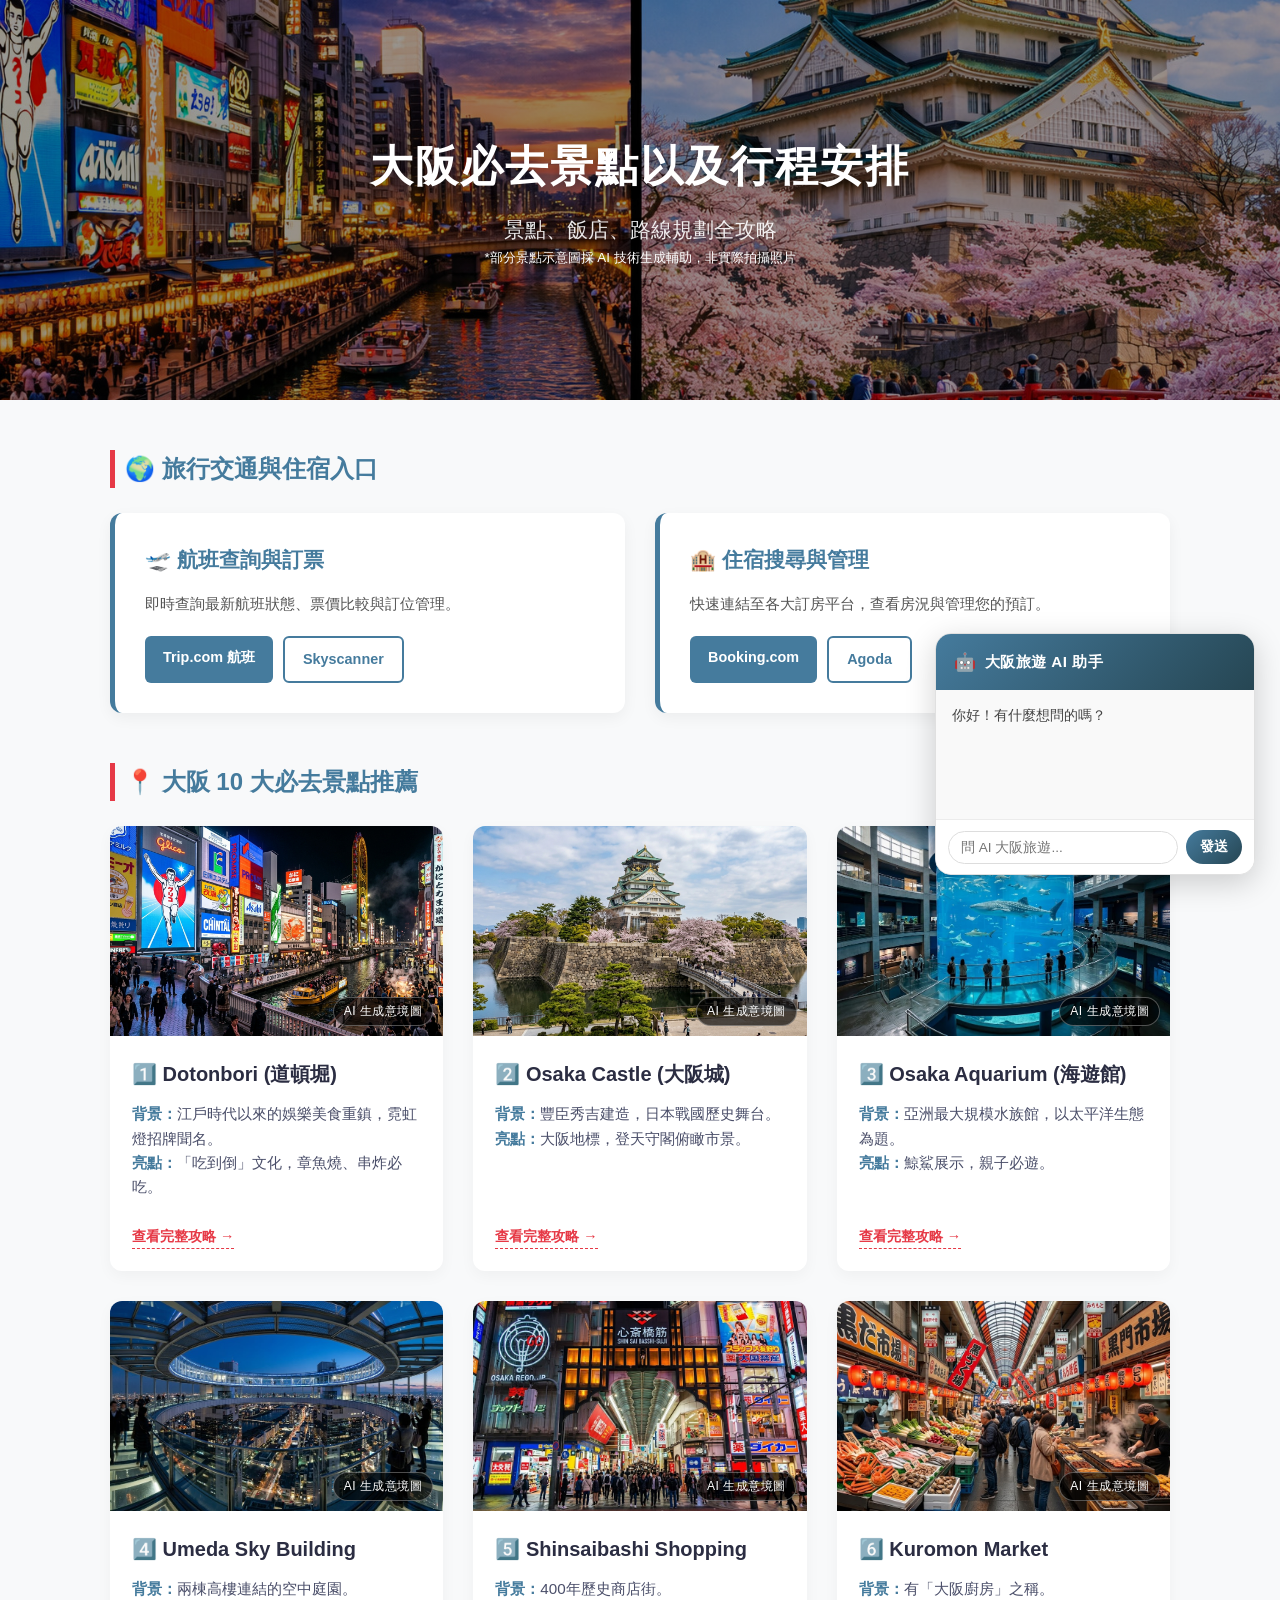
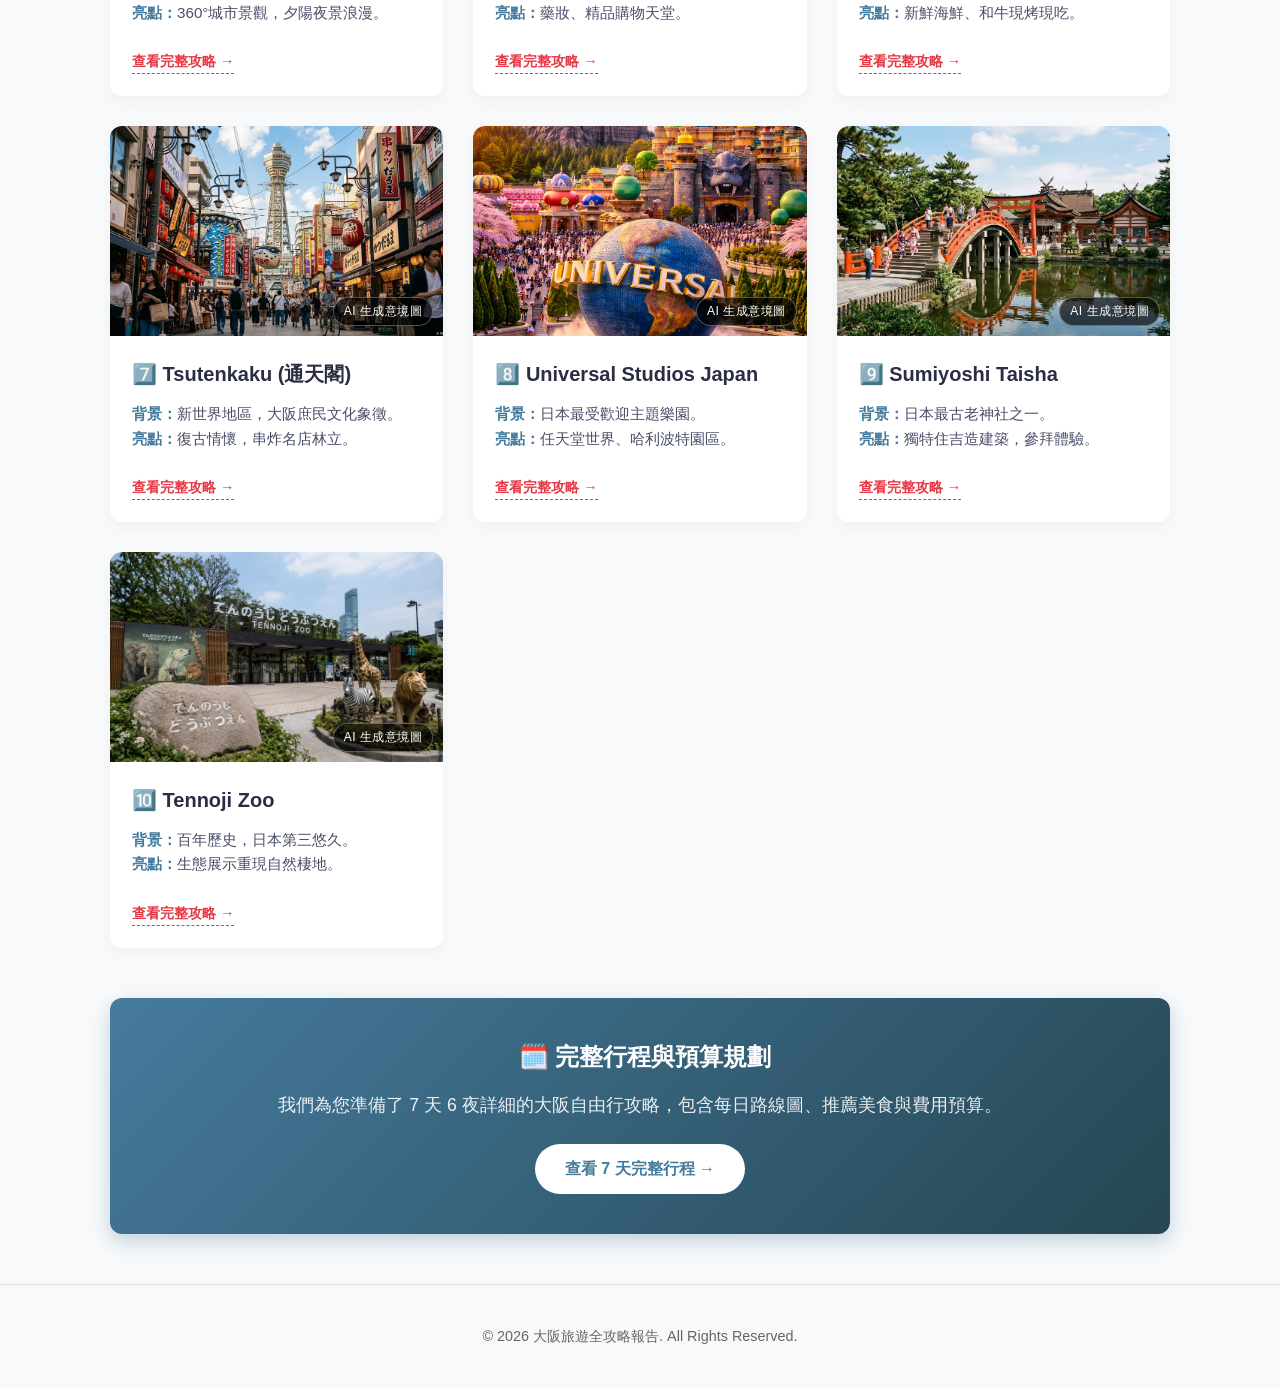
<file: index.html>
<!DOCTYPE html>
<html lang="zh-TW">
<head>
    <meta charset="UTF-8">
    <meta name="viewport" content="width=device-width, initial-scale=1.0">
    <title>大阪旅遊全攻略 | 精選景點與行程規劃</title>
    <link rel="stylesheet" href="style.css">
    <script src="script.js"></script>
</head>
<body>

    <!-- 頁首區塊 -->
    <header class="hero-banner">
        <h1>大阪必去景點以及行程安排</h1>
        <p>景點、飯店、路線規劃全攻略</p>
        <small>*部分景點示意圖採 AI 技術生成輔助，非實際拍攝照片</small>
    </header>

    <div class="container">

        <!-- 1. 交通與住宿入口 -->
        <h2 id="logistics">🌍 旅行交通與住宿入口</h2>
        <div class="logistics-grid">
            <div class="logistics-card">
                <h3>🛫 航班查詢與訂票</h3>
                <p>即時查詢最新航班狀態、票價比較與訂位管理。</p>
                <div class="btn-group">
                    <a href="https://tw.trip.com/flights" target="_blank" class="logistics-btn">Trip.com 航班</a>
                    <a href="https://www.skyscanner.com.tw" target="_blank" class="logistics-btn outline">Skyscanner</a>
                </div>
            </div>
            <div class="logistics-card">
                <h3>🏨 住宿搜尋與管理</h3>
                <p>快速連結至各大訂房平台，查看房況與管理您的預訂。</p>
                <div class="btn-group">
                    <a href="https://www.booking.com" target="_blank" class="logistics-btn">Booking.com</a>
                    <a href="https://www.agoda.com" target="_blank" class="logistics-btn outline">Agoda</a>
                </div>
            </div>
        </div>

        <!-- 2. 精選景點卡片 -->
        <h2 id="spots">📍 大阪 10 大必去景點推薦</h2>
        <div class="spots-grid">
            <!-- 景點 1 -->
            <a href="dotonbori.html" class="card-link">
                <article class="spot-card">
                    <div class="img-container">
                        <img src="道頓堀.jpg" alt="道頓堀" class="spot-img">
                        <span class="ai-tag">AI 生成意境圖</span>
                    </div>
                    <div class="spot-content">
                        <h3 class="spot-title">1️⃣ Dotonbori (道頓堀)</h3>
                        <p class="spot-info"><strong>背景：</strong>江戶時代以來的娛樂美食重鎮，霓虹燈招牌聞名。<br><strong>亮點：</strong>「吃到倒」文化，章魚燒、串炸必吃。</p>
                        <span class="more-btn">查看完整攻略 →</span>
                    </div>
                </article>
            </a>

            <!-- 景點 2 -->
            <a href="osakacastle.html" class="card-link">
                <article class="spot-card">
                    <div class="img-container">
                        <img src="大阪城.jpg" alt="大阪城" class="spot-img">
                        <span class="ai-tag">AI 生成意境圖</span>
                    </div>
                    <div class="spot-content">
                        <h3 class="spot-title">2️⃣ Osaka Castle (大阪城)</h3>
                        <p class="spot-info"><strong>背景：</strong>豐臣秀吉建造，日本戰國歷史舞台。<br><strong>亮點：</strong>大阪地標，登天守閣俯瞰市景。</p>
                        <span class="more-btn">查看完整攻略 →</span>
                    </div>
                </article>
            </a>

            <!-- 景點 3 -->
            <a href="kaiyukan.html" class="card-link">
                <article class="spot-card">
                    <div class="img-container">
                        <img src="海遊館.jpg" alt="海遊館" class="spot-img">
                        <span class="ai-tag">AI 生成意境圖</span>
                    </div>
                    <div class="spot-content">
                        <h3 class="spot-title">3️⃣ Osaka Aquarium (海遊館)</h3>
                        <p class="spot-info"><strong>背景：</strong>亞洲最大規模水族館，以太平洋生態為題。<br><strong>亮點：</strong>鯨鯊展示，親子必遊。</p>
                        <span class="more-btn">查看完整攻略 →</span>
                    </div>
                </article>
            </a>

            <!-- 景點 4 -->
            <a href="umedasky.html" class="card-link">
                <article class="spot-card">
                    <div class="img-container">
                        <img src="梅田空中庭園.jpg" alt="梅田空中庭園" class="spot-img">
                        <span class="ai-tag">AI 生成意境圖</span>
                    </div>
                    <div class="spot-content">
                        <h3 class="spot-title">4️⃣ Umeda Sky Building</h3>
                        <p class="spot-info"><strong>背景：</strong>兩棟高樓連結的空中庭園。<br><strong>亮點：</strong>360°城市景觀，夕陽夜景浪漫。</p>
                        <span class="more-btn">查看完整攻略 →</span>
                    </div>
                </article>
            </a>

            <!-- 景點 5 -->
            <a href="shinsaibashi.html" class="card-link">
                <article class="spot-card">
                    <div class="img-container">
                        <img src="心齋橋.jpg" alt="心齋橋" class="spot-img">
                        <span class="ai-tag">AI 生成意境圖</span>
                    </div>
                    <div class="spot-content">
                        <h3 class="spot-title">5️⃣ Shinsaibashi Shopping</h3>
                        <p class="spot-info"><strong>背景：</strong>400年歷史商店街。<br><strong>亮點：</strong>藥妝、精品購物天堂。</p>
                        <span class="more-btn">查看完整攻略 →</span>
                    </div>
                </article>
            </a>

            <!-- 景點 6 -->
            <a href="kuromon.html" class="card-link">
                <article class="spot-card">
                    <div class="img-container">
                        <img src="黑門市場.jpg" alt="黑門市場" class="spot-img">
                        <span class="ai-tag">AI 生成意境圖</span>
                    </div>
                    <div class="spot-content">
                        <h3 class="spot-title">6️⃣ Kuromon Market</h3>
                        <p class="spot-info"><strong>背景：</strong>有「大阪廚房」之稱。<br><strong>亮點：</strong>新鮮海鮮、和牛現烤現吃。</p>
                        <span class="more-btn">查看完整攻略 →</span>
                    </div>
                </article>
            </a>

            <!-- 景點 7 -->
            <a href="tsutenkaku.html" class="card-link">
                <article class="spot-card">
                    <div class="img-container">
                        <img src="通天閣.jpg" alt="通天閣" class="spot-img">
                        <span class="ai-tag">AI 生成意境圖</span>
                    </div>
                    <div class="spot-content">
                        <h3 class="spot-title">7️⃣ Tsutenkaku (通天閣)</h3>
                        <p class="spot-info"><strong>背景：</strong>新世界地區，大阪庶民文化象徵。<br><strong>亮點：</strong>復古情懷，串炸名店林立。</p>
                        <span class="more-btn">查看完整攻略 →</span>
                    </div>
                </article>
            </a>

            <!-- 景點 8 -->
            <a href="usj.html" class="card-link">
                <article class="spot-card">
                    <div class="img-container">
                        <img src="環球影城.jpg" alt="日本環球影城" class="spot-img">
                        <span class="ai-tag">AI 生成意境圖</span>
                    </div>
                    <div class="spot-content">
                        <h3 class="spot-title">8️⃣ Universal Studios Japan</h3>
                        <p class="spot-info"><strong>背景：</strong>日本最受歡迎主題樂園。<br><strong>亮點：</strong>任天堂世界、哈利波特園區。</p>
                        <span class="more-btn">查看完整攻略 →</span>
                    </div>
                </article>
            </a>

            <!-- 景點 9 -->
            <a href="sumiyoshitaisha.html" class="card-link">
                <article class="spot-card">
                    <div class="img-container">
                        <img src="住吉大社.jpg" alt="住吉大社" class="spot-img">
                        <span class="ai-tag">AI 生成意境圖</span>
                    </div>
                    <div class="spot-content">
                        <h3 class="spot-title">9️⃣ Sumiyoshi Taisha</h3>
                        <p class="spot-info"><strong>背景：</strong>日本最古老神社之一。<br><strong>亮點：</strong>獨特住吉造建築，參拜體驗。</p>
                        <span class="more-btn">查看完整攻略 →</span>
                    </div>
                </article>
            </a>

            <!-- 景點 10 -->
            <a href="tennojizoo.html" class="card-link">
                <article class="spot-card">
                    <div class="img-container">
                        <img src="天王寺動物園.jpg" alt="天王寺動物園" class="spot-img">
                        <span class="ai-tag">AI 生成意境圖</span>
                    </div>
                    <div class="spot-content">
                        <h3 class="spot-title">🔟 Tennoji Zoo</h3>
                        <p class="spot-info"><strong>背景：</strong>百年歷史，日本第三悠久。<br><strong>亮點：</strong>生態展示重現自然棲地。</p>
                        <span class="more-btn">查看完整攻略 →</span>
                    </div>
                </article>
            </a>
        </div>

    <!-- 行程專區入口 -->
    <section class="itinerary-cta">
        <div class="cta-content">
            <h2>🗓️ 完整行程與預算規劃</h2>
            <p>我們為您準備了 7 天 6 夜詳細的大阪自由行攻略，包含每日路線圖、推薦美食與費用預算。</p>
            <a href="itinerary.html" class="cta-btn">查看 7 天完整行程 →</a>
        </div>
    </section>

    </div>

    <!-- 頁尾 -->
    <footer>
        <p>© 2026 大阪旅遊全攻略報告. All Rights Reserved.</p>
    </footer>
</body>
</html>
</file>
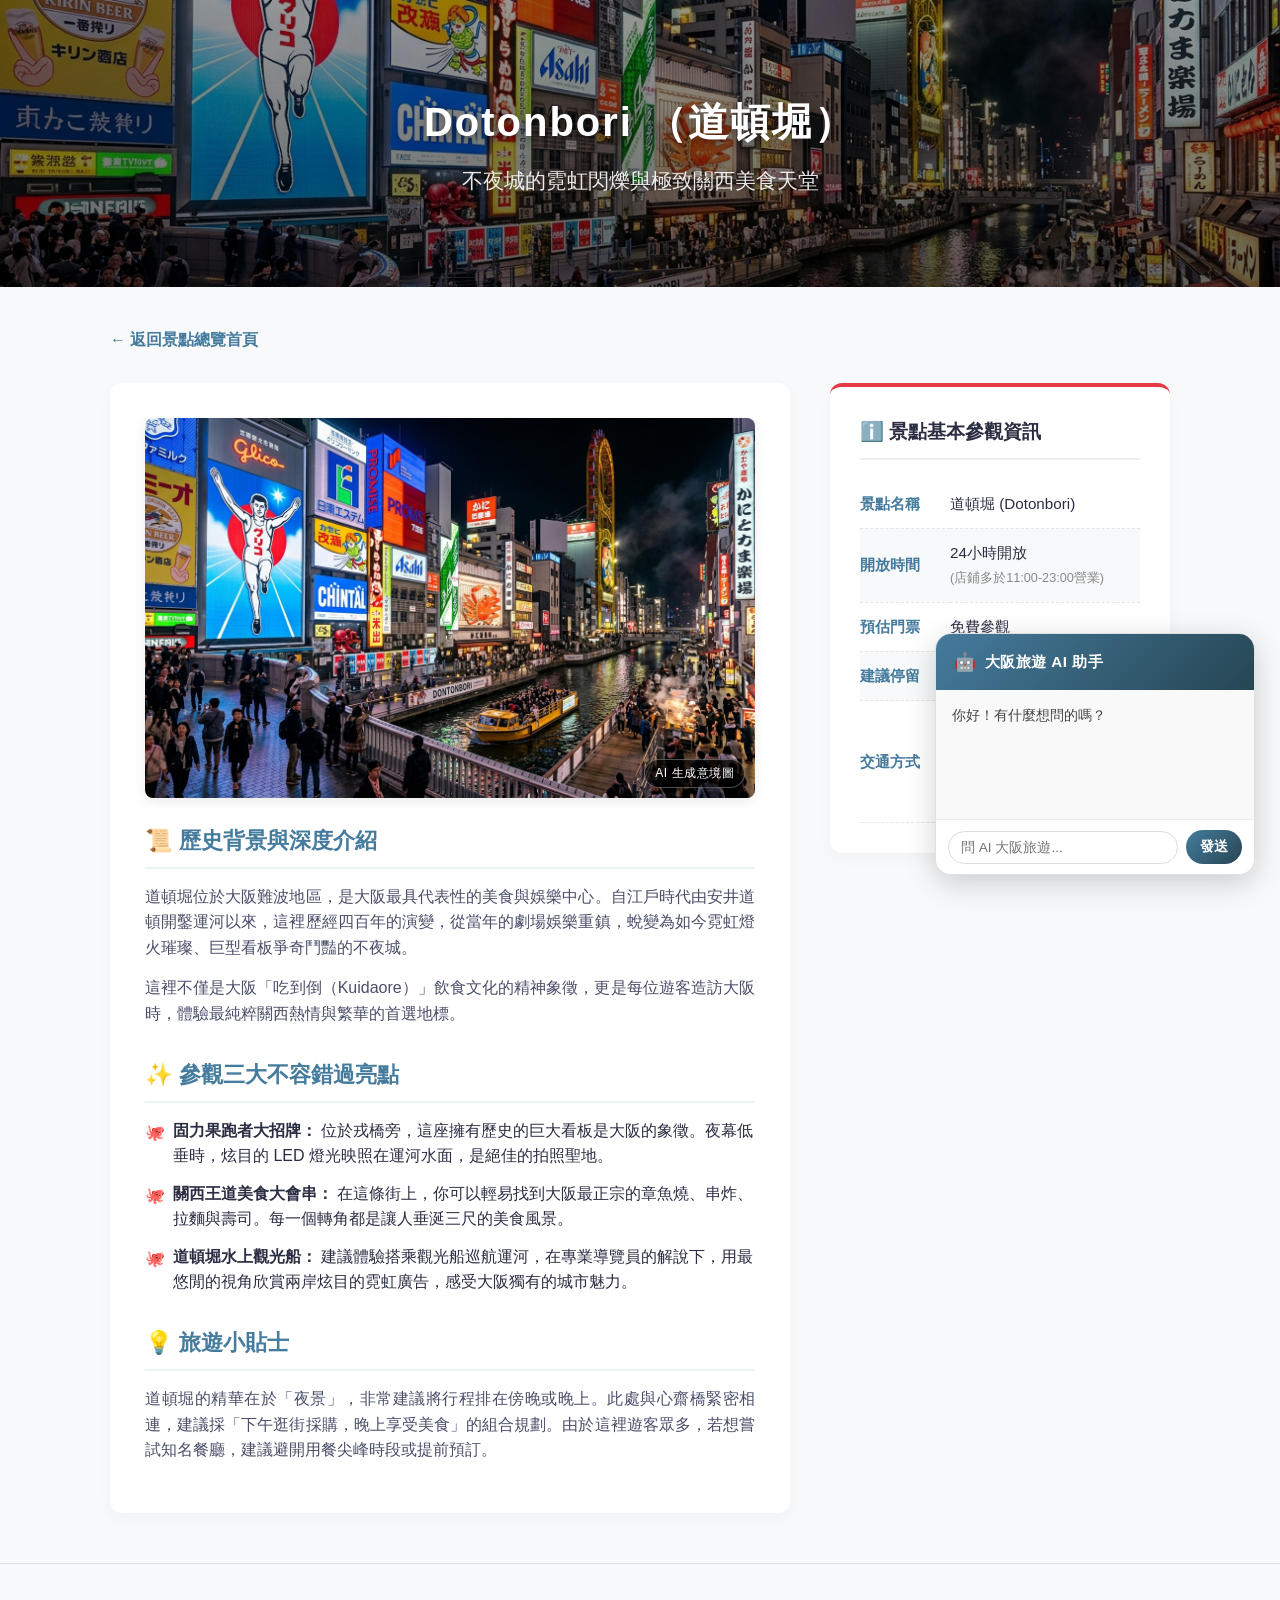
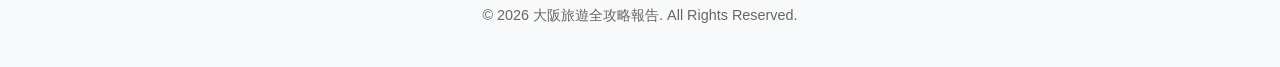
<file: dotonbori.html>
<!DOCTYPE html>
<html lang="zh-TW">
<head>
    <meta charset="UTF-8">
    <meta name="viewport" content="width=device-width, initial-scale=1.0">
    <title>景點攻略 — 道頓堀</title>
    <link rel="stylesheet" href="style.css">
    <script src="script.js"></script>
    
    <style>
        /* ─── 🐙 道頓堀內頁專屬微調樣式 ─── */
        .detail-banner {
            background: linear-gradient(rgba(0, 0, 0, 0.4), rgba(0, 0, 0, 0.6)), url('道頓堀.jpg') no-repeat center center/cover;
            color: white;
            text-align: center;
            padding: 90px 20px;
            animation: bannerPop 1.2s cubic-bezier(0.16, 1, 0.3, 1) forwards;
        }

        .detail-banner h1 {
            font-size: 2.5rem;
            margin-bottom: 10px;
            text-shadow: 0 3px 8px rgba(0,0,0,0.4);
        }

        /* 內頁專屬左右兩欄佈局 */
        .detail-layout {
            display: grid;
            grid-template-columns: 2fr 1fr;
            gap: 40px;
            margin-top: 30px;
        }

        /* 當螢幕變小時自動切換為單欄佈局 */
        @media (max-width: 768px) {
            .detail-layout {
                grid-template-columns: 1fr;
                gap: 30px;
            }
        }

        /* 左側主內文區塊 */
        .main-content {
            background-color: var(--card-bg);
            padding: 35px;
            border-radius: 12px;
            box-shadow: 0 5px 15px rgba(0,0,0,0.03);
        }

        .main-content h3 {
            color: var(--secondary-color);
            font-size: 1.4rem;
            margin: 30px 0 15px 0;
            padding-bottom: 8px;
            border-bottom: 2px solid #edf2f4;
        }

        .main-content h3:first-of-type {
            margin-top: 0;
        }

        .main-content p {
            margin-bottom: 15px;
            color: #4a4e69;
            text-align: justify;
        }

        /* 頁面大圖容器 */
        .feature-img-box {
            position: relative;
            width: 100%;
            height: 380px;
            border-radius: 8px;
            overflow: hidden;
            margin-bottom: 25px;
            box-shadow: 0 4px 12px rgba(0,0,0,0.08);
        }

        .feature-img {
            width: 100%;
            height: 100%;
            object-fit: cover;
        }

        /* 右側實用資訊邊欄 */
        .sidebar-info {
            background-color: var(--card-bg);
            padding: 30px;
            border-radius: 12px;
            box-shadow: 0 5px 15px rgba(0,0,0,0.03);
            border-top: 4px solid var(--primary-color);
            height: fit-content;
        }

        .sidebar-info h3 {
            font-size: 1.2rem;
            color: var(--text-color);
            margin-bottom: 20px;
            border-bottom: 2px solid #eee;
            padding-bottom: 10px;
        }

        /* 邊欄專屬極簡表格 */
        .sidebar-table {
            width: 100%;
            box-shadow: none;
            border-radius: 0;
            margin: 0;
        }

        .sidebar-table tr {
            border-bottom: 1px dashed #e5e5e5;
        }

        .sidebar-table td {
            padding: 12px 0;
            font-size: 0.95rem;
        }

        .sidebar-table td.label {
            font-weight: bold;
            color: var(--secondary-color);
            width: 90px;
        }

        /* 返回按鈕設定 */
        .back-btn-box {
            margin-bottom: 20px;
        }

        .back-home-link {
            display: inline-flex;
            align-items: center;
            text-decoration: none;
            color: var(--secondary-color);
            font-weight: bold;
            font-size: 1rem;
            transition: color 0.3s ease, transform 0.3s ease;
        }

        .back-home-link:hover {
            color: var(--primary-color);
            transform: translateX(-4px);
        }

        /* 亮點列表樣式 */
        .spot-highlights {
            list-style: none;
            padding-left: 0;
        }

        .spot-highlights li {
            position: relative;
            padding-left: 28px;
            margin-bottom: 12px;
        }

        .spot-highlights li::before {
            content: "🐙";
            position: absolute;
            left: 0;
            top: 2px;
            font-size: 1rem;
        }
    </style>
</head>
<body>

    <header class="detail-banner">
        <h1>Dotonbori （道頓堀）</h1>
        <p>不夜城的霓虹閃爍與極致關西美食天堂</p>
    </header>

    <div class="container">
        
        <div class="back-btn-box">
            <a href="index.html" class="back-home-link">← 返回景點總覽首頁</a>
        </div>

        <div class="detail-layout">
            
            <main class="main-content">
                
                <div class="feature-img-box">
                    <img src="道頓堀.jpg" alt="道頓堀運河與霓虹招牌" class="feature-img">
                    <span class="ai-tag">AI 生成意境圖</span>
                </div>

                <h3>📜 歷史背景與深度介紹</h3>
                <p>
                    道頓堀位於大阪難波地區，是大阪最具代表性的美食與娛樂中心。自江戶時代由安井道頓開鑿運河以來，這裡歷經四百年的演變，從當年的劇場娛樂重鎮，蛻變為如今霓虹燈火璀璨、巨型看板爭奇鬥豔的不夜城。
                </p>
                <p>
                    這裡不僅是大阪「吃到倒（Kuidaore）」飲食文化的精神象徵，更是每位遊客造訪大阪時，體驗最純粹關西熱情與繁華的首選地標。
                </p>

                <h3>✨ 參觀三大不容錯過亮點</h3>
                <ul class="spot-highlights">
                    <li><strong>固力果跑者大招牌：</strong> 位於戎橋旁，這座擁有歷史的巨大看板是大阪的象徵。夜幕低垂時，炫目的 LED 燈光映照在運河水面，是絕佳的拍照聖地。</li>
                    <li><strong>關西王道美食大會串：</strong> 在這條街上，你可以輕易找到大阪最正宗的章魚燒、串炸、拉麵與壽司。每一個轉角都是讓人垂涎三尺的美食風景。</li>
                    <li><strong>道頓堀水上觀光船：</strong> 建議體驗搭乘觀光船巡航運河，在專業導覽員的解說下，用最悠閒的視角欣賞兩岸炫目的霓虹廣告，感受大阪獨有的城市魅力。</li>
                </ul>

                <h3>💡 旅遊小貼士</h3>
                <p>
                    道頓堀的精華在於「夜景」，非常建議將行程排在傍晚或晚上。此處與心齋橋緊密相連，建議採「下午逛街採購，晚上享受美食」的組合規劃。由於這裡遊客眾多，若想嘗試知名餐廳，建議避開用餐尖峰時段或提前預訂。
                </p>
            </main>

            <aside class="sidebar-info">
                <h3>ℹ️ 景點基本參觀資訊</h3>
                <table class="sidebar-table">
                    <tbody>
                        <tr>
                            <td class="label">景點名稱</td>
                            <td>道頓堀 (Dotonbori)</td>
                        </tr>
                        <tr>
                            <td class="label">開放時間</td>
                            <td>24小時開放 <br><small style="color:#888;">(店鋪多於11:00-23:00營業)</small></td>
                        </tr>
                        <tr>
                            <td class="label">預估門票</td>
                            <td>免費參觀</td>
                        </tr>
                        <tr>
                            <td class="label">建議停留</td>
                            <td>約 1.5 〜 2 小時</td>
                        </tr>
                        <tr>
                            <td class="label">交通方式</td>
                            <td>
                                • 大阪地鐵「難波站」14號出口，徒步約 3 分鐘。<br>
                                • 近鐵/阪神「大阪難波站」徒步約 5 分鐘。
                            </td>
                        </tr>
                    </tbody>
                </table>
            </aside>
        </div>
    </div>

    
    <footer>
        <p>© 2026 大阪旅遊全攻略報告. All Rights Reserved.</p>
    </footer>

</body>
</html>
</file>
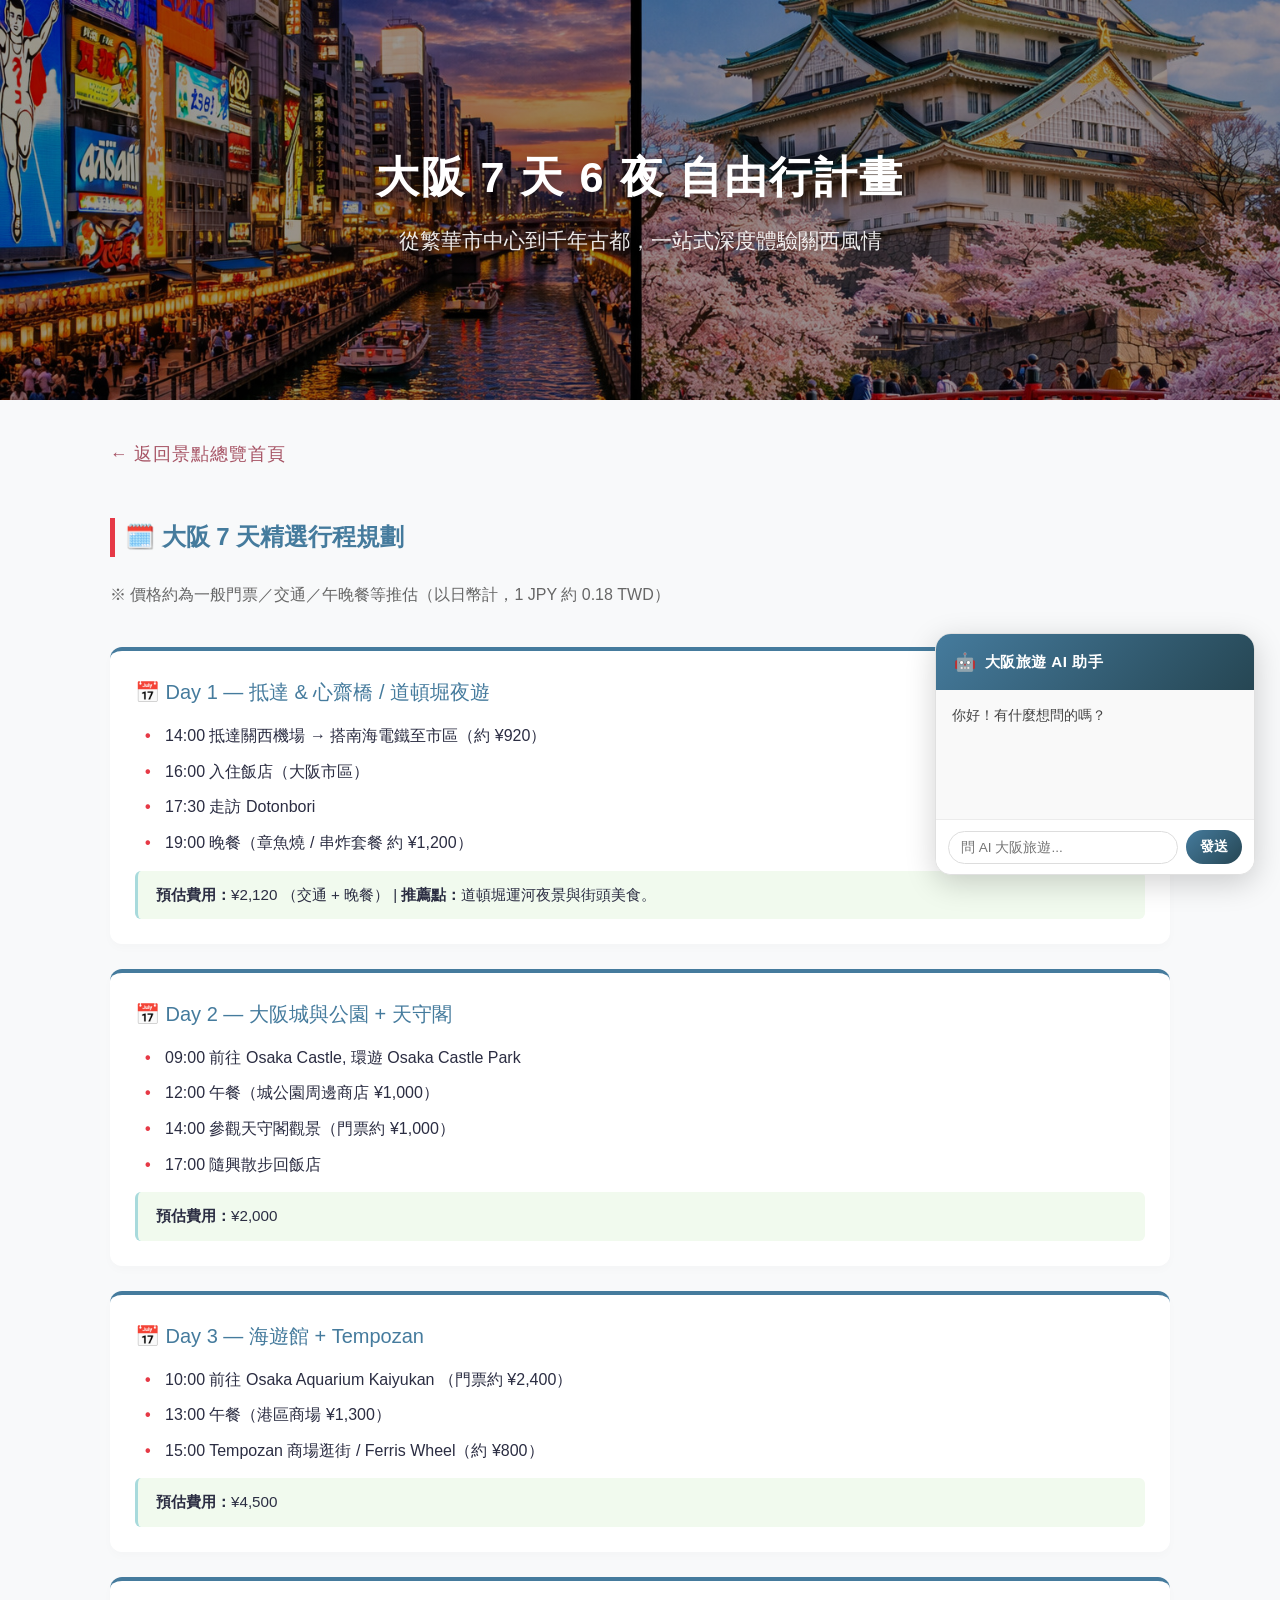
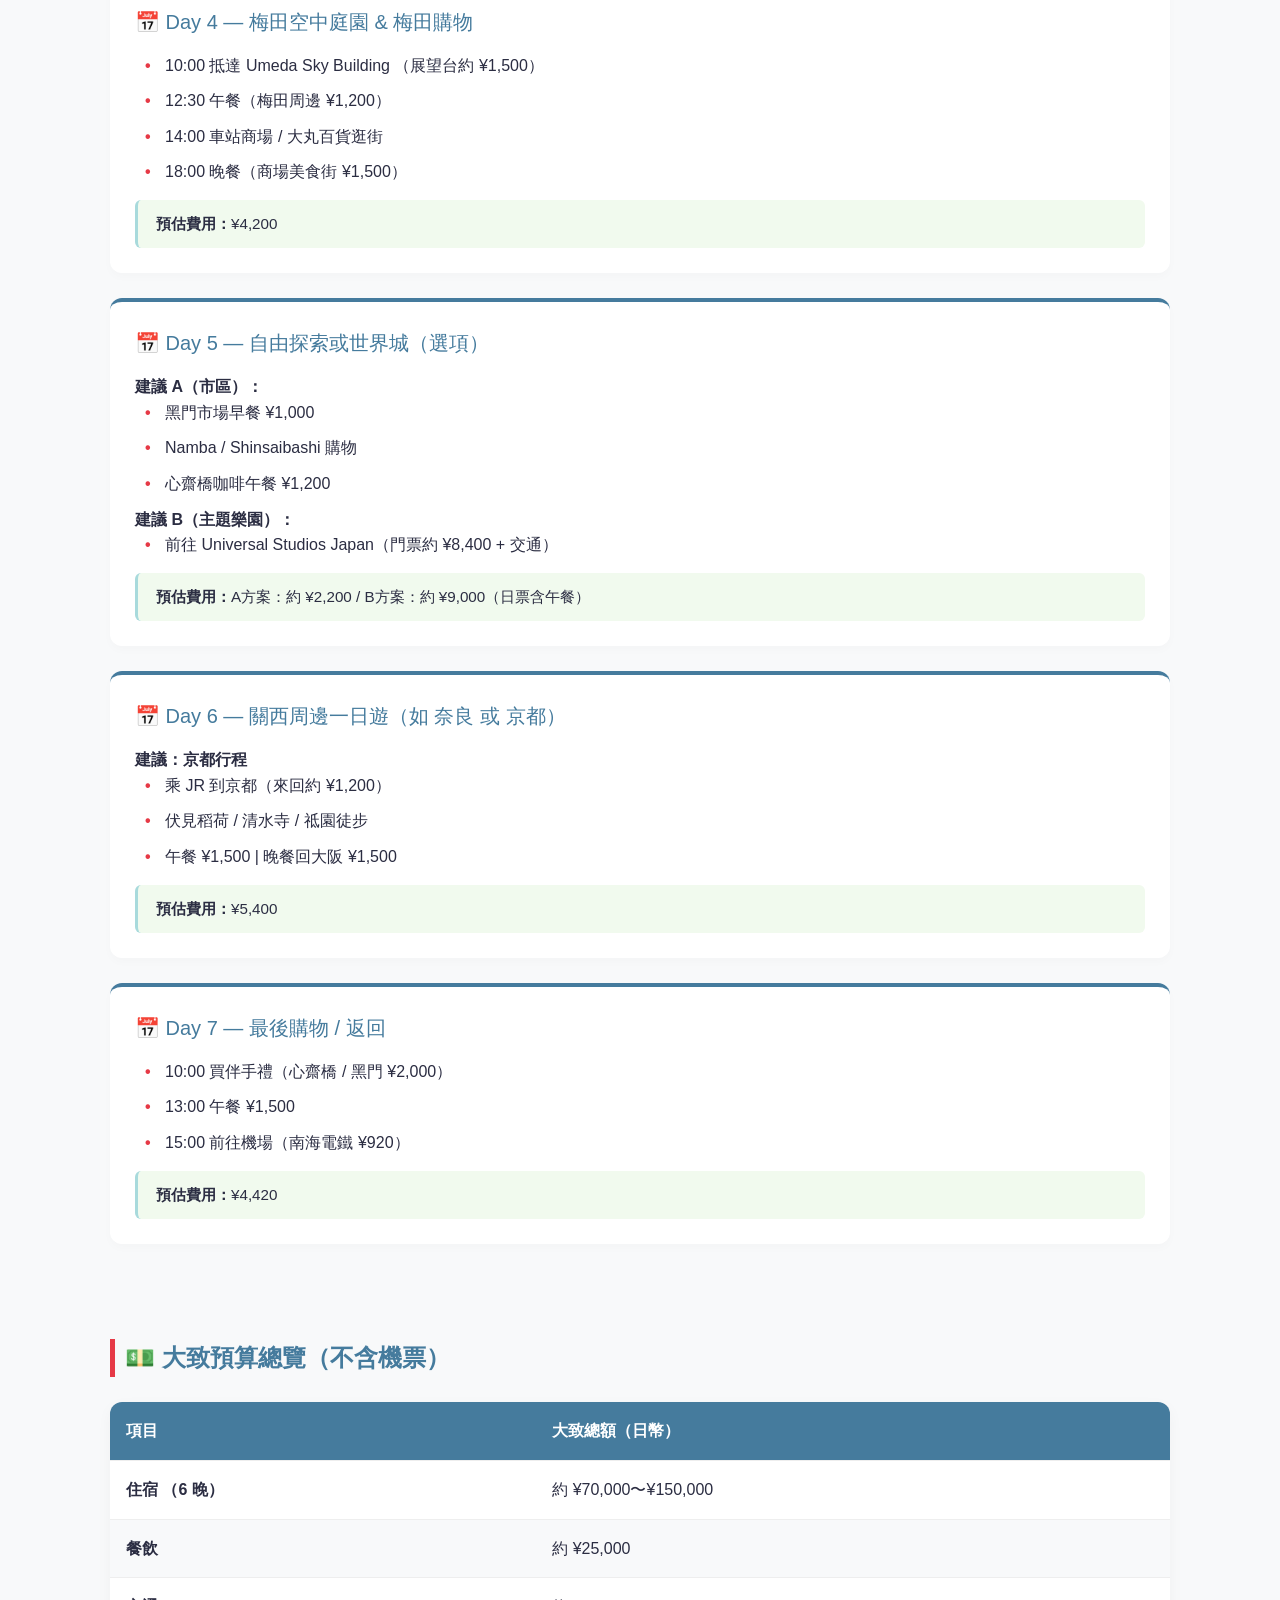
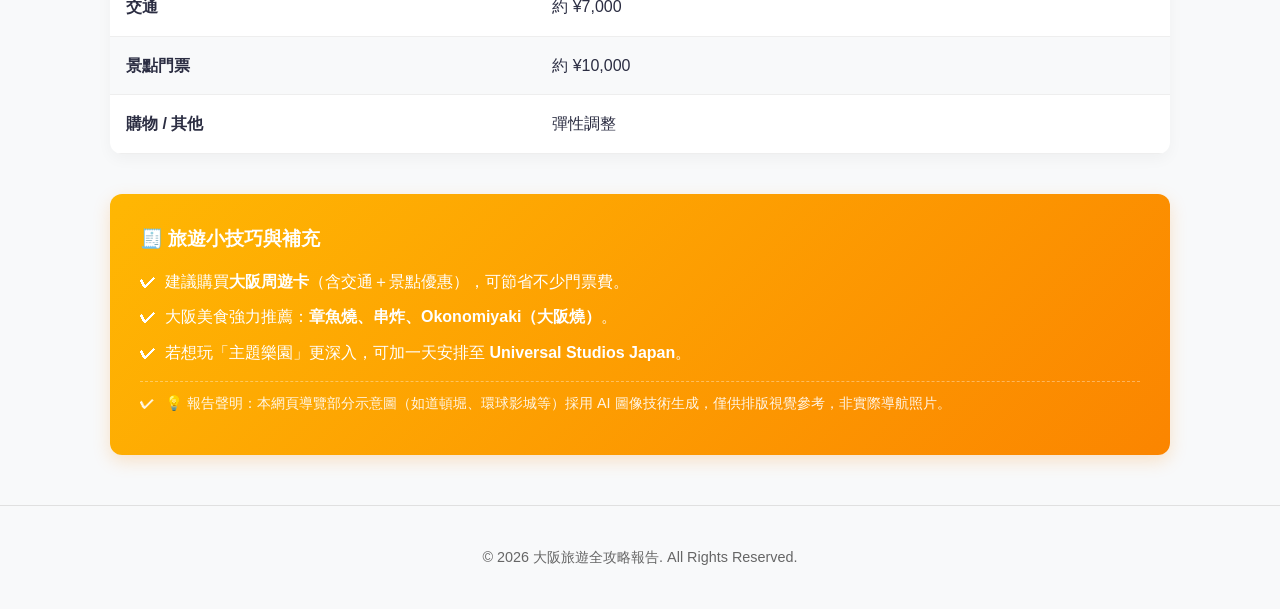
<file: itinerary.html>
<!DOCTYPE html>
<html lang="zh-TW">
<head>
    <meta charset="UTF-8">
    <meta name="viewport" content="width=device-width, initial-scale=1.0">
    <title>大阪 7 天精選行程 — 旅行全攻略</title>
    <link rel="stylesheet" href="style.css">
    <script src="script.js"></script>
    <style>
        /* 頁面專屬 Banner */
        .itinerary-banner {
            background: linear-gradient(rgba(0, 0, 0, 0.5), rgba(0, 0, 0, 0.6)), url('https://images.unsplash.com/photo-1542051841-57511b83acac?auto=format&fit=crop&w=1200&q=80') no-repeat center center/cover;
            color: white;
            text-align: center;
            padding: 80px 20px;
        }
        
        .back-btn-box {
            margin-bottom: 25px;
            margin-top: 10px;
        }

        .back-home-link {
            display: inline-flex;
            align-items: center;
            text-decoration: none;
            color: #a65364;
            font-size: 1.1rem;
            font-weight: 500;
            letter-spacing: 1px;
            transition: color 0.3s ease, transform 0.3s ease;
        }

        .back-home-link:hover {
            color: #bd6a7b;
            transform: translateX(-4px);
        }
    </style>
</head>
<body>
    
    <header class="hero-banner">
        <h1>大阪 7 天 6 夜 自由行計畫</h1>
        <p>從繁華市中心到千年古都，一站式深度體驗關西風情</p>
    </header>

    <main class="container">

        <div class="back-btn-box">
            <a href="index.html" class="back-home-link">← 返回景點總覽首頁</a>
        </div>

        <h2>🗓️ 大阪 7 天精選行程規劃</h2>
        <p class="currency-tip">※ 價格約為一般門票／交通／午晚餐等推估（以日幣計，1 JPY 約 0.18 TWD）</p>
        
        <div class="timeline">
            <div class="day-card">
                <div class="day-title">📅 Day 1 — 抵達 & 心齋橋 / 道頓堀夜遊</div>
                <ul class="schedule-list">
                    <li>14:00 抵達關西機場 → 搭南海電鐵至市區（約 ¥920）</li>
                    <li>16:00 入住飯店（大阪市區）</li>
                    <li>17:30 走訪 Dotonbori</li>
                    <li>19:00 晚餐（章魚燒 / 串炸套餐 約 ¥1,200）</li>
                </ul>
                <div class="day-summary">
                    <strong>預估費用：</strong>¥2,120 （交通 + 晚餐） | <strong>推薦點：</strong>道頓堀運河夜景與街頭美食。
                </div>
            </div>

            <div class="day-card">
                <div class="day-title">📅 Day 2 — 大阪城與公園 + 天守閣</div>
                <ul class="schedule-list">
                    <li>09:00 前往 Osaka Castle, 環遊 Osaka Castle Park</li>
                    <li>12:00 午餐（城公園周邊商店 ¥1,000）</li>
                    <li>14:00 參觀天守閣觀景（門票約 ¥1,000）</li>
                    <li>17:00 隨興散步回飯店</li>
                </ul>
                <div class="day-summary">
                    <strong>預估費用：</strong>¥2,000
                </div>
            </div>

            <div class="day-card">
                <div class="day-title">📅 Day 3 — 海遊館 + Tempozan</div>
                <ul class="schedule-list">
                    <li>10:00 前往 Osaka Aquarium Kaiyukan （門票約 ¥2,400）</li>
                    <li>13:00 午餐（港區商場 ¥1,300）</li>
                    <li>15:00 Tempozan 商場逛街 / Ferris Wheel（約 ¥800）</li>
                </ul>
                <div class="day-summary">
                    <strong>預估費用：</strong>¥4,500
                </div>
            </div>

            <div class="day-card">
                <div class="day-title">📅 Day 4 — 梅田空中庭園 & 梅田購物</div>
                <ul class="schedule-list">
                    <li>10:00 抵達 Umeda Sky Building （展望台約 ¥1,500）</li>
                    <li>12:30 午餐（梅田周邊 ¥1,200）</li>
                    <li>14:00 車站商場 / 大丸百貨逛街</li>
                    <li>18:00 晚餐（商場美食街 ¥1,500）</li>
                </ul>
                <div class="day-summary">
                    <strong>預估費用：</strong>¥4,200
                </div>
            </div>

            <div class="day-card">
                <div class="day-title">📅 Day 5 — 自由探索或世界城（選項）</div>
                <div class="option-subtitle"><strong>建議 A（市區）：</strong></div>
                <ul class="schedule-list mb-15">
                    <li>黑門市場早餐 ¥1,000</li>
                    <li>Namba / Shinsaibashi 購物</li>
                    <li>心齋橋咖啡午餐 ¥1,200</li>
                </ul>
                <div class="option-subtitle"><strong>建議 B（主題樂園）：</strong></div>
                <ul class="schedule-list">
                    <li>前往 Universal Studios Japan（門票約 ¥8,400 + 交通）</li>
                </ul>
                <div class="day-summary">
                    <strong>預估費用：</strong>A方案：約 ¥2,200 / B方案：約 ¥9,000（日票含午餐）
                </div>
            </div>

            <div class="day-card">
                <div class="day-title">📅 Day 6 — 關西周邊一日遊（如 奈良 或 京都）</div>
                <div class="option-subtitle"><strong>建議：京都行程</strong></div>
                <ul class="schedule-list">
                    <li>乘 JR 到京都（來回約 ¥1,200）</li>
                    <li>伏見稻荷 / 清水寺 / 祗園徒步</li>
                    <li>午餐 ¥1,500 | 晚餐回大阪 ¥1,500</li>
                </ul>
                <div class="day-summary">
                    <strong>預估費用：</strong>¥5,400
                </div>
            </div>

            <div class="day-card">
                <div class="day-title">📅 Day 7 — 最後購物 / 返回</div>
                <ul class="schedule-list">
                    <li>10:00 買伴手禮（心齋橋 / 黑門 ¥2,000）</li>
                    <li>13:00 午餐 ¥1,500</li>
                    <li>15:00 前往機場（南海電鐵 ¥920）</li>
                </ul>
                <div class="day-summary">
                    <strong>預估費用：</strong>¥4,420
                </div>
            </div>
        </div>

        <h2>💵 大致預算總覽（不含機票）</h2>
        <table>
            <thead>
                <tr>
                    <th>項目</th>
                    <th>大致總額（日幣）</th>
                </tr>
            </thead>
            <tbody>
                <tr><td><strong>住宿 （6 晚）</strong></td><td>約 ¥70,000〜¥150,000</td></tr>
                <tr><td><strong>餐飲</strong></td><td>約 ¥25,000</td></tr>
                <tr><td><strong>交通</strong></td><td>約 ¥7,000</td></tr>
                <tr><td><strong>景點門票</strong></td><td>約 ¥10,000</td></tr>
                <tr><td><strong>購物 / 其他</strong></td><td>彈性調整</td></tr>
            </tbody>
        </table>

        <div class="tips-box">
            <h3>🧾 旅遊小技巧與補充</h3>
            <ul>
                <li>建議購買<strong>大阪周遊卡</strong>（含交通＋景點優惠），可節省不少門票費。</li>
                <li>大阪美食強力推薦：<strong>章魚燒、串炸、Okonomiyaki（大阪燒）</strong>。</li>
                <li>若想玩「主題樂園」更深入，可加一天安排至 <strong>Universal Studios Japan</strong>。</li>
                <li style="margin-top: 15px; border-top: 1px dashed rgba(255,255,255,0.4); padding-top: 10px; font-size: 0.9rem; opacity: 0.9;">
                    💡 報告聲明：本網頁導覽部分示意圖（如道頓堀、環球影城等）採用 AI 圖像技術生成，僅供排版視覺參考，非實際導航照片。
                </li>
            </ul>
        </div>
    </main>

    <footer>
        <p>© 2026 大阪旅遊全攻略報告. All Rights Reserved.</p>
    </footer>

</body>
</html>
</file>
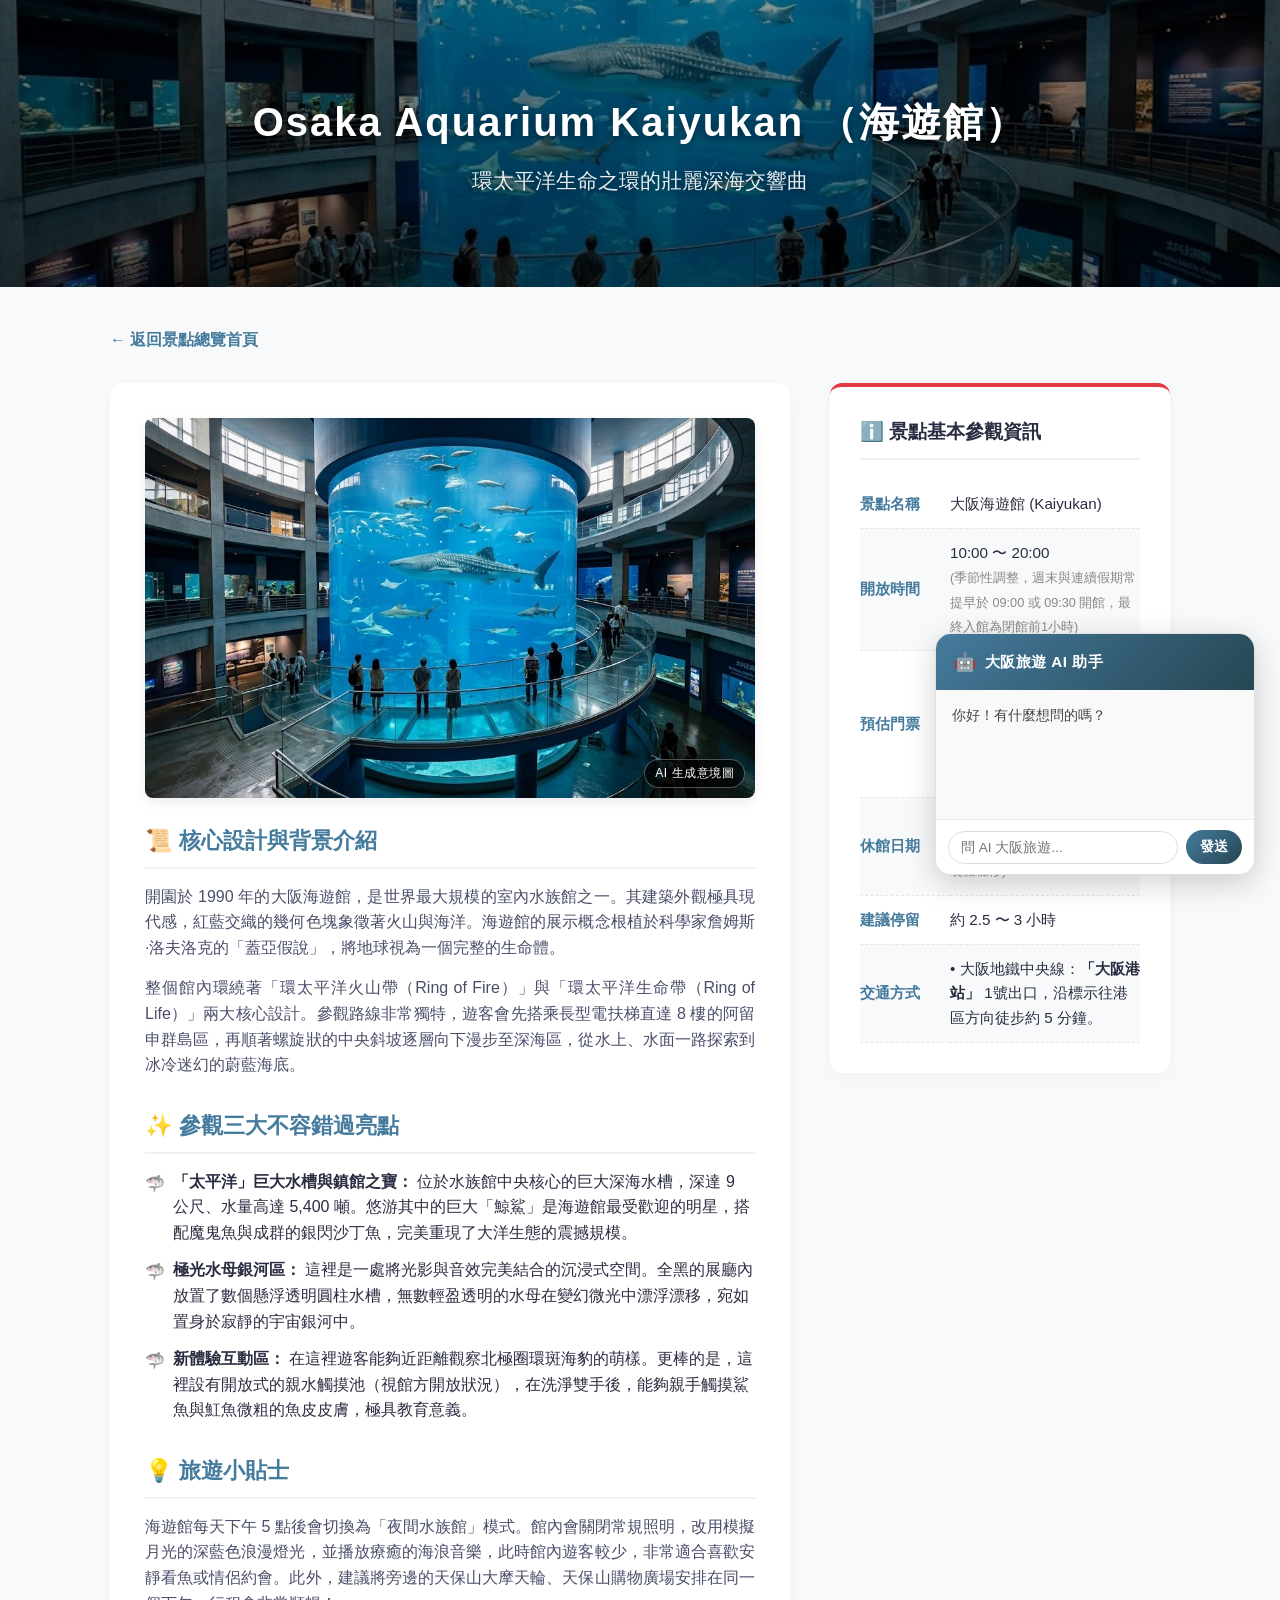
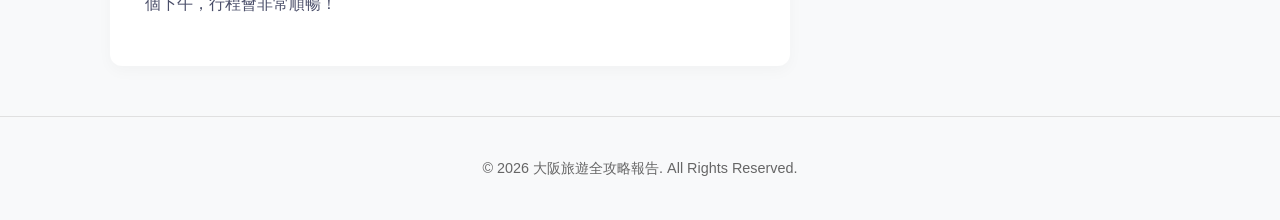
<file: kaiyukan.html>
<!DOCTYPE html>
<html lang="zh-TW">
<head>
    <meta charset="UTF-8">
    <meta name="viewport" content="width=device-width, initial-scale=1.0">
    <title>景點攻略 — 大阪海遊館</title>
    <link rel="stylesheet" href="style.css">
    <script src="script.js"></script>
    
    <style>
        /* ─── 🦈 海遊館內頁專屬微調樣式 ─── */
        .detail-banner {
            background: linear-gradient(rgba(0, 0, 0, 0.4), rgba(0, 0, 0, 0.6)), url('海遊館.jpg') no-repeat center center/cover;
            color: white;
            text-align: center;
            padding: 90px 20px;
            animation: bannerPop 1.2s cubic-bezier(0.16, 1, 0.3, 1) forwards;
        }

        .detail-banner h1 {
            font-size: 2.5rem;
            margin-bottom: 10px;
            text-shadow: 0 3px 8px rgba(0,0,0,0.4);
        }

        /* 內頁專屬左右兩欄佈局 */
        .detail-layout {
            display: grid;
            grid-template-columns: 2fr 1fr;
            gap: 40px;
            margin-top: 30px;
        }

        /* 當螢幕變小時自動切換為單欄佈局 */
        @media (max-width: 768px) {
            .detail-layout {
                grid-template-columns: 1fr;
                gap: 30px;
            }
        }

        /* 左側主內文區塊 */
        .main-content {
            background-color: var(--card-bg);
            padding: 35px;
            border-radius: 12px;
            box-shadow: 0 5px 15px rgba(0,0,0,0.03);
        }

        .main-content h3 {
            color: var(--secondary-color);
            font-size: 1.4rem;
            margin: 30px 0 15px 0;
            padding-bottom: 8px;
            border-bottom: 2px solid #edf2f4;
        }

        .main-content h3:first-of-type {
            margin-top: 0;
        }

        .main-content p {
            margin-bottom: 15px;
            color: #4a4e69;
            text-align: justify;
        }

        /* 頁面大圖容器 */
        .feature-img-box {
            position: relative;
            width: 100%;
            height: 380px;
            border-radius: 8px;
            overflow: hidden;
            margin-bottom: 25px;
            box-shadow: 0 4px 12px rgba(0,0,0,0.08);
        }

        .feature-img {
            width: 100%;
            height: 100%;
            object-fit: cover;
        }

        /* 右側實用資訊邊欄 */
        .sidebar-info {
            background-color: var(--card-bg);
            padding: 30px;
            border-radius: 12px;
            box-shadow: 0 5px 15px rgba(0,0,0,0.03);
            border-top: 4px solid var(--primary-color);
            height: fit-content;
        }

        .sidebar-info h3 {
            font-size: 1.2rem;
            color: var(--text-color);
            margin-bottom: 20px;
            border-bottom: 2px solid #eee;
            padding-bottom: 10px;
        }

        /* 邊欄專屬極簡表格 */
        .sidebar-table {
            width: 100%;
            box-shadow: none;
            border-radius: 0;
            margin: 0;
        }

        .sidebar-table tr {
            border-bottom: 1px dashed #e5e5e5;
        }

        .sidebar-table tr:hover td {
            background-color: transparent;
        }

        .sidebar-table td {
            padding: 12px 0;
            font-size: 0.95rem;
        }

        .sidebar-table td.label {
            font-weight: bold;
            color: var(--secondary-color);
            width: 90px;
        }

        /* 返回按鈕設定 */
        .back-btn-box {
            margin-bottom: 20px;
        }

        .back-home-link {
            display: inline-flex;
            align-items: center;
            text-decoration: none;
            color: var(--secondary-color);
            font-weight: bold;
            font-size: 1rem;
            transition: color 0.3s ease, transform 0.3s ease;
        }

        .back-home-link:hover {
            color: var(--primary-color);
            transform: translateX(-4px);
        }

        /* 亮點列表樣式 */
        .spot-highlights {
            list-style: none;
            padding-left: 0;
        }

        .spot-highlights li {
            position: relative;
            padding-left: 28px;
            margin-bottom: 12px;
        }

        .spot-highlights li::before {
            content: "🦈";
            position: absolute;
            left: 0;
            top: 2px;
            font-size: 1rem;
        }
    </style>
</head>
<body>

    <header class="detail-banner">
        <h1>Osaka Aquarium Kaiyukan （海遊館）</h1>
        <p>環太平洋生命之環的壯麗深海交響曲</p>
    </header>

    <div class="container">
        
        <div class="back-btn-box">
            <a href="index.html" class="back-home-link">← 返回景點總覽首頁</a>
        </div>

        <div class="detail-layout">
            
            <main class="main-content">
                
                <div class="feature-img-box">
                    <img src="海遊館.jpg" alt="大阪海遊館外觀與水槽" class="feature-img">
                    <span class="ai-tag">AI 生成意境圖</span>
                </div>

                <h3>📜 核心設計與背景介紹</h3>
                <p>
                    開園於 1990 年的大阪海遊館，是世界最大規模的室內水族館之一。其建築外觀極具現代感，紅藍交織的幾何色塊象徵著火山與海洋。海遊館的展示概念根植於科學家詹姆斯·洛夫洛克的「蓋亞假說」，將地球視為一個完整的生命體。
                </p>
                <p>
                    整個館內環繞著「環太平洋火山帶（Ring of Fire）」與「環太平洋生命帶（Ring of Life）」兩大核心設計。參觀路線非常獨特，遊客會先搭乘長型電扶梯直達 8 樓的阿留申群島區，再順著螺旋狀的中央斜坡逐層向下漫步至深海區，從水上、水面一路探索到冰冷迷幻的蔚藍海底。
                </p>

                <h3>✨ 參觀三大不容錯過亮點</h3>
                <ul class="spot-highlights">
                    <li><strong>「太平洋」巨大水槽與鎮館之寶：</strong> 位於水族館中央核心的巨大深海水槽，深達 9 公尺、水量高達 5,400 噸。悠游其中的巨大「鯨鯊」是海遊館最受歡迎的明星，搭配魔鬼魚與成群的銀閃沙丁魚，完美重現了大洋生態的震撼規模。</li>
                    <li><strong>極光水母銀河區：</strong> 這裡是一處將光影與音效完美結合的沉浸式空間。全黑的展廳內放置了數個懸浮透明圓柱水槽，無數輕盈透明的水母在變幻微光中漂浮漂移，宛如置身於寂靜的宇宙銀河中。</li>
                    <li><strong>新體驗互動區：</strong> 在這裡遊客能夠近距離觀察北極圈環斑海豹的萌樣。更棒的是，這裡設有開放式的親水觸摸池（視館方開放狀況），在洗淨雙手後，能夠親手觸摸鯊魚與魟魚微粗的魚皮皮膚，極具教育意義。</li>
                </ul>

                <h3>💡 旅遊小貼士</h3>
                <p>
                    海遊館每天下午 5 點後會切換為「夜間水族館」模式。館內會關閉常規照明，改用模擬月光的深藍色浪漫燈光，並播放療癒的海浪音樂，此時館內遊客較少，非常適合喜歡安靜看魚或情侶約會。此外，建議將旁邊的天保山大摩天輪、天保山購物廣場安排在同一個下午，行程會非常順暢！
                </p>
            </main>

            <aside class="sidebar-info">
                <h3>ℹ️ 景點基本參觀資訊</h3>
                <table class="sidebar-table">
                    <tbody>
                        <tr>
                            <td class="label">景點名稱</td>
                            <td>大阪海遊館 (Kaiyukan)</td>
                        </tr>
                        <tr>
                            <td class="label">開放時間</td>
                            <td>10:00 〜 20:00 <br><small style="color:#888;">(季節性調整，週末與連續假期常提早於 09:00 或 09:30 開館，最終入館為閉館前1小時)</small></td>
                        </tr>
                        <tr>
                            <td class="label">預估門票</td>
                            <td>大人 ¥2,400 <br><small style="color:#666;">(依年齡段區分：國中小學 ¥1,200 / 幼兒 ¥600)</small><br><small style="color:#e63946;">※ 持大阪周遊卡無免費登館，但出示可享門票 ¥100 折抵優惠</small></td>
                        </tr>
                        <tr>
                            <td class="label">休館日期</td>
                            <td>基本上全年無休 <br><small style="color:#888;">(僅 1、2 月會有不定期數日進行硬體檢修)</small></td>
                        </tr>
                        <tr>
                            <td class="label">建議停留</td>
                            <td>約 2.5 〜 3 小時</td>
                        </tr>
                        <tr>
                            <td class="label">交通方式</td>
                            <td>
                                • 大阪地鐵中央線：<strong>「大阪港站」</strong> 1號出口，沿標示往港區方向徒步約 5 分鐘。
                            </td>
                        </tr>
                    </tbody>
                </table>
            </aside>

        </div>
    </div>

    <footer>
        <p>© 2026 大阪旅遊全攻略報告. All Rights Reserved.</p>
    </footer>

</body>
</html>
</file>
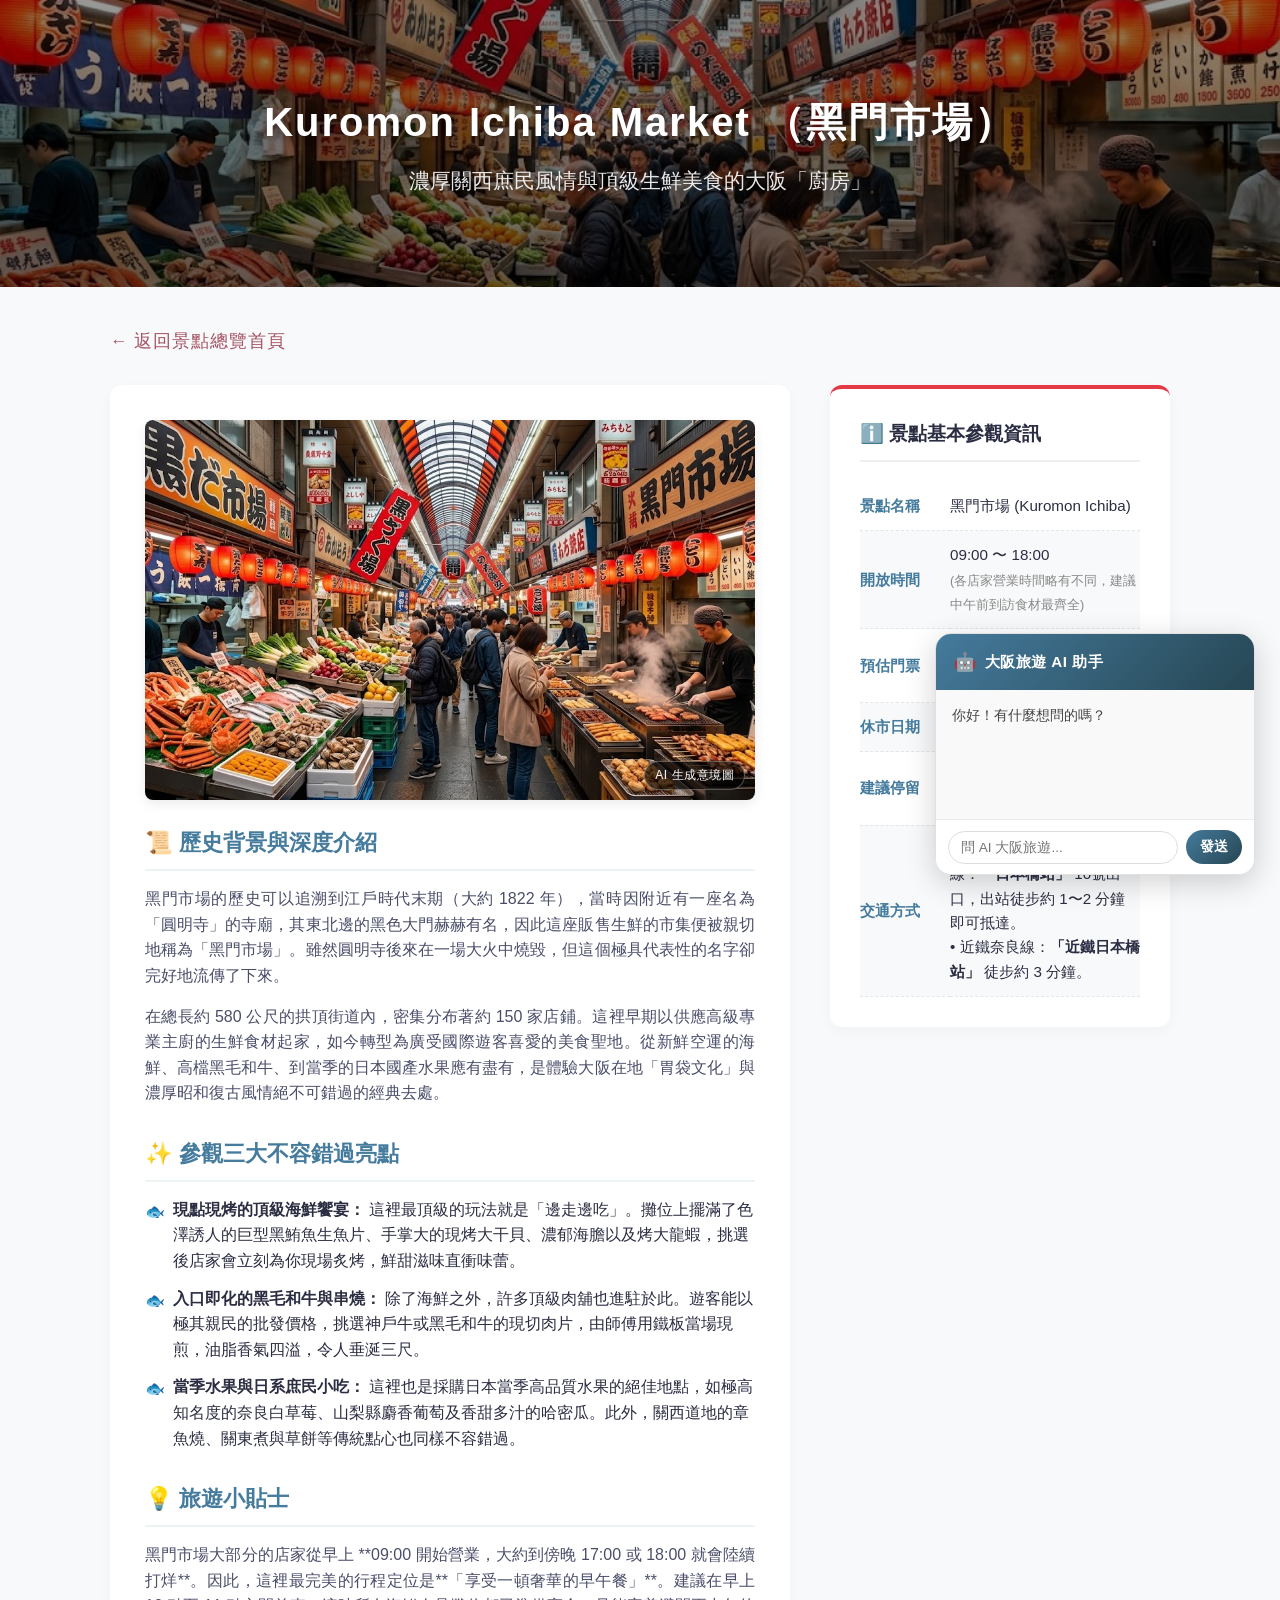
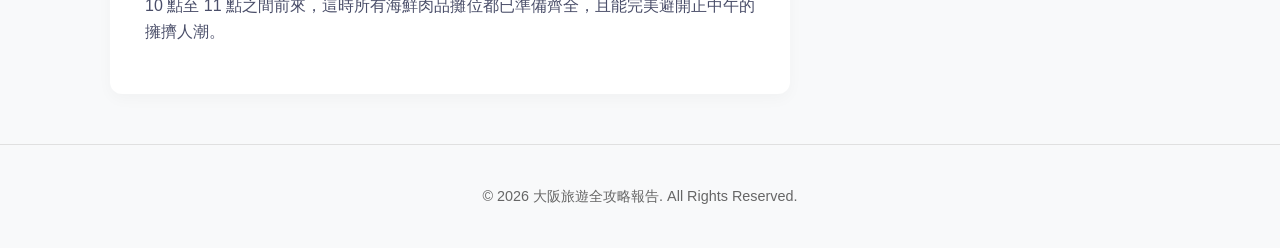
<file: kuromon.html>
<!DOCTYPE html>
<html lang="zh-TW">
<head>
    <meta charset="UTF-8">
    <meta name="viewport" content="width=device-width, initial-scale=1.0">
    <title>景點攻略 — 黑門市場</title>
    <link rel="stylesheet" href="style.css">
    <script src="script.js"></script>
    
    <style>
        /* ─── 🦀 黑門市場內頁專屬微調樣式 ─── */
        .detail-banner {
            background: linear-gradient(rgba(0, 0, 0, 0.4), rgba(0, 0, 0, 0.6)), url('黑門市場.jpg') no-repeat center center/cover;
            color: white;
            text-align: center;
            padding: 90px 20px;
            animation: bannerPop 1.2s cubic-bezier(0.16, 1, 0.3, 1) forwards;
        }

        .detail-banner h1 {
            font-size: 2.5rem;
            margin-bottom: 10px;
            text-shadow: 0 3px 8px rgba(0,0,0,0.4);
        }

        /* 內頁專屬左右兩欄佈局 */
        .detail-layout {
            display: grid;
            grid-template-columns: 2fr 1fr;
            gap: 40px;
            margin-top: 30px;
        }

        /* 當螢幕變小時自動切換為單欄佈局 */
        @media (max-width: 768px) {
            .detail-layout {
                grid-template-columns: 1fr;
                gap: 30px;
            }
        }

        /* 左側主內文區塊 */
        .main-content {
            background-color: var(--card-bg);
            padding: 35px;
            border-radius: 12px;
            box-shadow: 0 5px 15px rgba(0,0,0,0.03);
        }

        .main-content h3 {
            color: var(--secondary-color);
            font-size: 1.4rem;
            margin: 30px 0 15px 0;
            padding-bottom: 8px;
            border-bottom: 2px solid #edf2f4;
        }

        .main-content h3:first-of-type {
            margin-top: 0;
        }

        .main-content p {
            margin-bottom: 15px;
            color: #4a4e69;
            text-align: justify;
        }

        /* 頁面大圖容器 */
        .feature-img-box {
            position: relative;
            width: 100%;
            height: 380px;
            border-radius: 8px;
            overflow: hidden;
            margin-bottom: 25px;
            box-shadow: 0 4px 12px rgba(0,0,0,0.08);
        }

        .feature-img {
            width: 100%;
            height: 100%;
            object-fit: cover;
        }

        /* 右側實用資訊邊欄 */
        .sidebar-info {
            background-color: var(--card-bg);
            padding: 30px;
            border-radius: 12px;
            box-shadow: 0 5px 15px rgba(0,0,0,0.03);
            border-top: 4px solid var(--primary-color);
            height: fit-content;
        }

        .sidebar-info h3 {
            font-size: 1.2rem;
            color: var(--text-color);
            margin-bottom: 20px;
            border-bottom: 2px solid #eee;
            padding-bottom: 10px;
        }

        /* 邊欄專屬極簡表格 */
        .sidebar-table {
            width: 100%;
            box-shadow: none;
            border-radius: 0;
            margin: 0;
        }

        .sidebar-table tr {
            border-bottom: 1px dashed #e5e5e5;
        }

        .sidebar-table tr:hover td {
            background-color: transparent;
        }

        .sidebar-table td {
            padding: 12px 0;
            font-size: 0.95rem;
        }

        .sidebar-table td.label {
            font-weight: bold;
            color: var(--secondary-color);
            width: 90px;
        }

        /* ─── 返回按鈕設定 — 完美還原玫瑰豆沙色極簡風格 ─── */
        .back-btn-box {
            margin-bottom: 25px;
            margin-top: 10px;
        }

        .back-home-link {
            display: inline-flex;
            align-items: center;
            text-decoration: none;
            color: #a65364;          /* 專屬優雅玫瑰豆沙色 */
            font-size: 1.1rem;       /* 視覺比例與圖片一致 */
            font-weight: 500;        /* 中等字體粗細 */
            letter-spacing: 1px;     /* 微調字距增加呼吸感 */
            transition: color 0.3s ease, transform 0.3s ease;
        }

        .back-home-link:hover {
            color: #bd6a7b;          /* 懸停時稍微亮化 */
            transform: translateX(-4px); /* 輕微向左滑動 */
        }

        /* 亮點列表樣式 */
        .spot-highlights {
            list-style: none;
            padding-left: 0;
        }

        .spot-highlights li {
            position: relative;
            padding-left: 28px;
            margin-bottom: 12px;
        }

        .spot-highlights li::before {
            content: "🐟";
            position: absolute;
            left: 0;
            top: 2px;
            font-size: 1rem;
        }
    </style>
</head>
<body>

    <header class="detail-banner">
        <h1>Kuromon Ichiba Market （黑門市場）</h1>
        <p>濃厚關西庶民風情與頂級生鮮美食的大阪「廚房」</p>
    </header>

    <div class="container">
        
        <div class="back-btn-box">
            <a href="index.html" class="back-home-link">← 返回景點總覽首頁</a>
        </div>

        <div class="detail-layout">
            
            <main class="main-content">
                
                <div class="feature-img-box">
                    <img src="黑門市場.jpg" alt="黑門市場熱鬧街道與海鮮攤位" class="feature-img">
                    <span class="ai-tag">AI 生成意境圖</span>
                </div>

                <h3>📜 歷史背景與深度介紹</h3>
                <p>
                    黑門市場的歷史可以追溯到江戶時代末期（大約 1822 年），當時因附近有一座名為「圓明寺」的寺廟，其東北邊的黑色大門赫赫有名，因此這座販售生鮮的市集便被親切地稱為「黑門市場」。雖然圓明寺後來在一場大火中燒毀，但這個極具代表性的名字卻完好地流傳了下來。
                </p>
                <p>
                    在總長約 580 公尺的拱頂街道內，密集分布著約 150 家店鋪。這裡早期以供應高級專業主廚的生鮮食材起家，如今轉型為廣受國際遊客喜愛的美食聖地。從新鮮空運的海鮮、高檔黑毛和牛、到當季的日本國產水果應有盡有，是體驗大阪在地「胃袋文化」與濃厚昭和復古風情絕不可錯過的經典去處。
                </p>

                <h3>✨ 參觀三大不容錯過亮點</h3>
                <ul class="spot-highlights">
                    <li><strong>現點現烤的頂級海鮮饗宴：</strong> 這裡最頂級的玩法就是「邊走邊吃」。攤位上擺滿了色澤誘人的巨型黑鮪魚生魚片、手掌大的現烤大干貝、濃郁海膽以及烤大龍蝦，挑選後店家會立刻為你現場炙烤，鮮甜滋味直衝味蕾。</li>
                    <li><strong>入口即化的黑毛和牛與串燒：</strong> 除了海鮮之外，許多頂級肉舖也進駐於此。遊客能以極其親民的批發價格，挑選神戶牛或黑毛和牛的現切肉片，由師傅用鐵板當場現煎，油脂香氣四溢，令人垂涎三尺。</li>
                    <li><strong>當季水果與日系庶民小吃：</strong> 這裡也是採購日本當季高品質水果的絕佳地點，如極高知名度的奈良白草莓、山梨縣麝香葡萄及香甜多汁的哈密瓜。此外，關西道地的章魚燒、關東煮與草餅等傳統點心也同樣不容錯過。</li>
                </ul>

                <h3>💡 旅遊小貼士</h3>
                <p>
                    黑門市場大部分的店家從早上 **09:00 開始營業，大約到傍晚 17:00 或 18:00 就會陸續打烊**。因此，這裡最完美的行程定位是**「享受一頓奢華的早午餐」**。建議在早上 10 點至 11 點之間前來，這時所有海鮮肉品攤位都已準備齊全，且能完美避開正中午的擁擠人潮。
                </p>
            </main>

            <aside class="sidebar-info">
                <h3>ℹ️ 景點基本參觀資訊</h3>
                <table class="sidebar-table">
                    <tbody>
                        <tr>
                            <td class="label">景點名稱</td>
                            <td>黑門市場 (Kuromon Ichiba)</td>
                        </tr>
                        <tr>
                            <td class="label">開放時間</td>
                            <td>09:00 〜 18:00 <br><small style="color:#888;">(各店家營業時間略有不同，建議中午前到訪食材最齊全)</small></td>
                        </tr>
                        <tr>
                            <td class="label">預估門票</td>
                            <td>免費參觀 <br><small style="color:#e63946;">※ 全程雨天拱頂遮棚設計</small></td>
                        </tr>
                        <tr>
                            <td class="label">休市日期</td>
                            <td>多數店家於週日或元旦休假</td>
                        </tr>
                        <tr>
                            <td class="label">建議停留</td>
                            <td>約 1.5 〜 2 小時 (含用餐散步)</td>
                        </tr>
                        <tr>
                            <td class="label">交通方式</td>
                            <td>
                                • 大阪地鐵 千日前線 / 堺筋線：<strong>「日本橋站」</strong> 10號出口，出站徒步約 1〜2 分鐘即可抵達。<br>
                                • 近鐵奈良線：<strong>「近鐵日本橋站」</strong> 徒步約 3 分鐘。
                            </td>
                        </tr>
                    </tbody>
                </table>
            </aside>

        </div>
    </div>

    <footer>
        <p>© 2026 大阪旅遊全攻略報告. All Rights Reserved.</p>
    </footer>

</body>
</html>
</file>
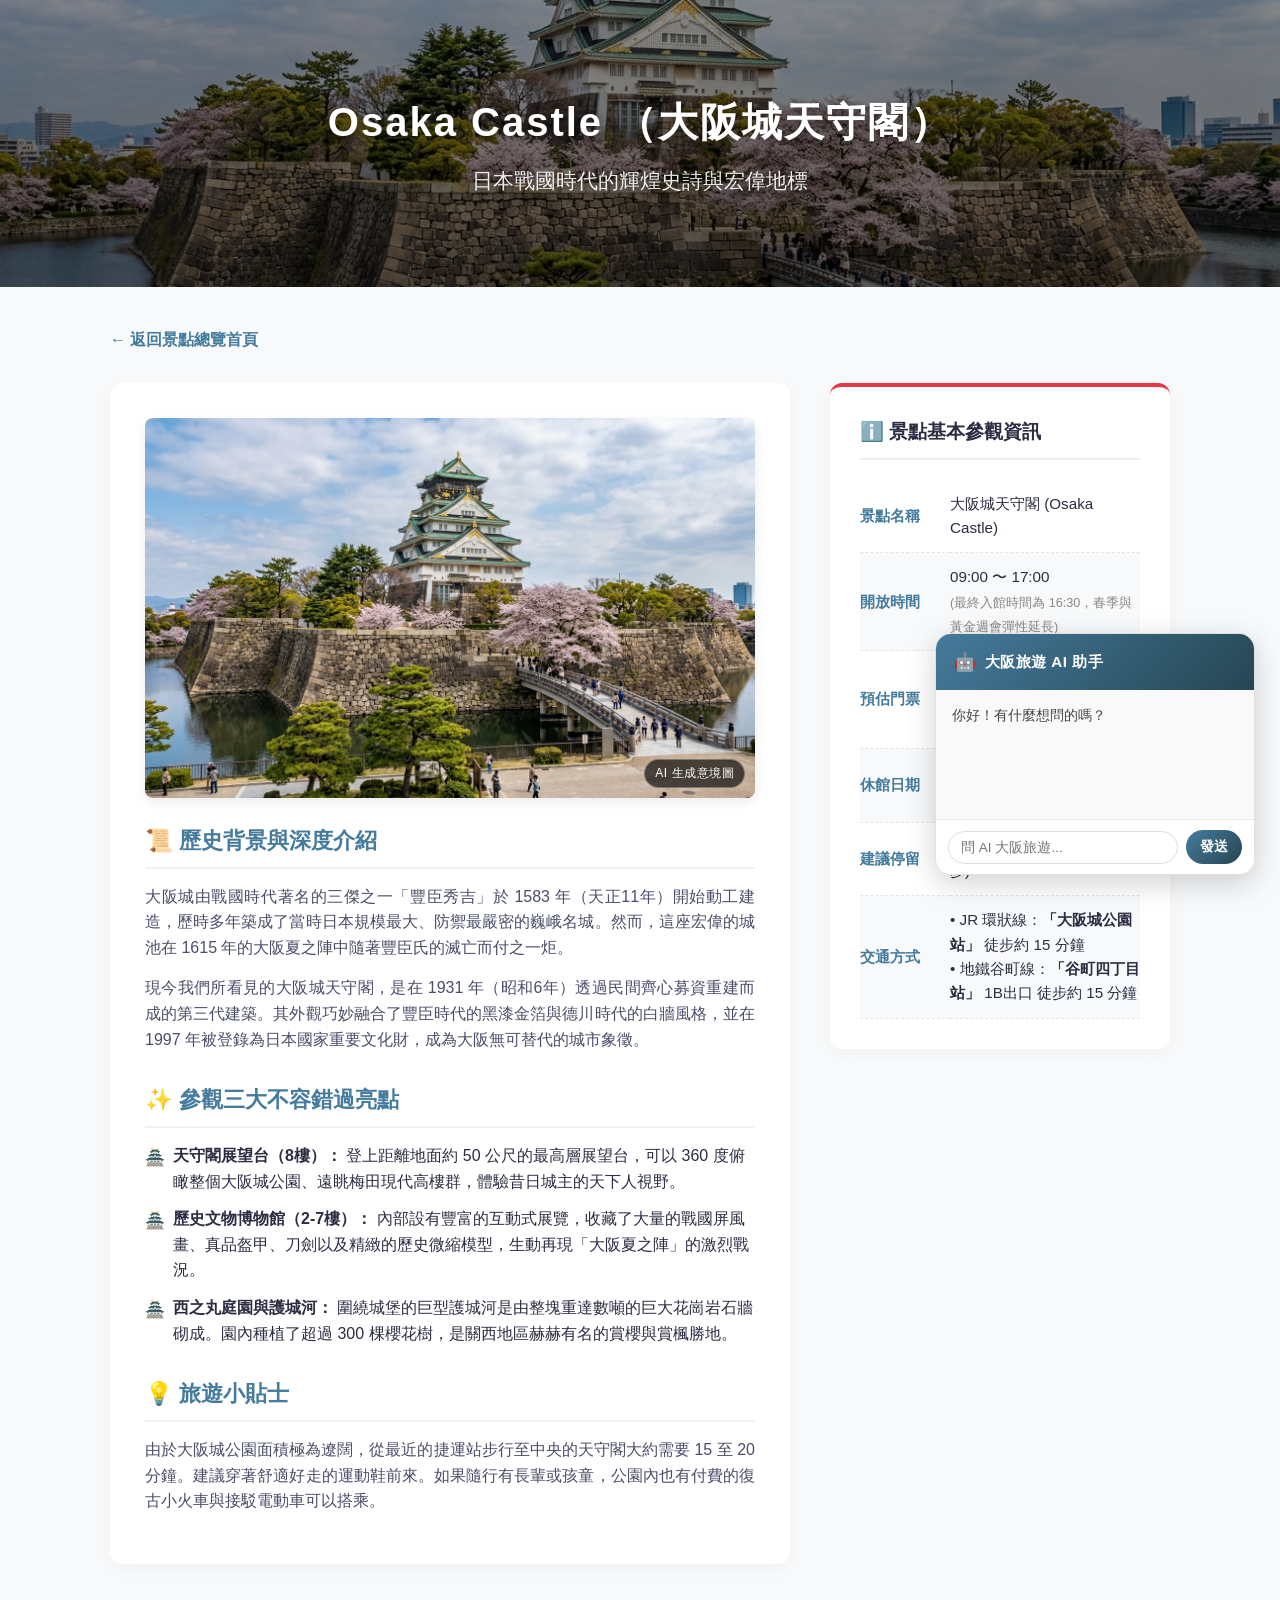
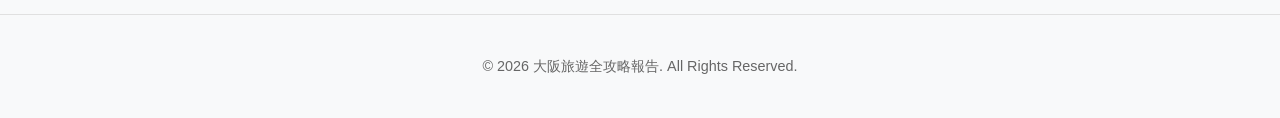
<file: osakacastle.html>
<!DOCTYPE html>
<html lang="zh-TW">
<head>
    <meta charset="UTF-8">
    <meta name="viewport" content="width=device-width, initial-scale=1.0">
    <title>景點攻略 — 大阪城天守閣</title>
    <link rel="stylesheet" href="style.css">
    <script src="script.js"></script>
    
    <style>
        /* ─── 🏯 大阪城內頁專屬微調樣式 ─── */
        .detail-banner {
            background: linear-gradient(rgba(0, 0, 0, 0.4), rgba(0, 0, 0, 0.6)), url('大阪城.jpg') no-repeat center center/cover;
            color: white;
            text-align: center;
            padding: 90px 20px;
            animation: bannerPop 1.2s cubic-bezier(0.16, 1, 0.3, 1) forwards;
        }

        .detail-banner h1 {
            font-size: 2.5rem;
            margin-bottom: 10px;
            text-shadow: 0 3px 8px rgba(0,0,0,0.4);
        }

        /* 內頁專屬左右兩欄佈局 */
        .detail-layout {
            display: grid;
            grid-template-columns: 2fr 1fr;
            gap: 40px;
            margin-top: 30px;
        }

        /* 當螢幕變小時自動切換為單欄佈局 */
        @media (max-width: 768px) {
            .detail-layout {
                grid-template-columns: 1fr;
                gap: 30px;
            }
        }

        /* 左側主內文區塊 */
        .main-content {
            background-color: var(--card-bg);
            padding: 35px;
            border-radius: 12px;
            box-shadow: 0 5px 15px rgba(0,0,0,0.03);
        }

        .main-content h3 {
            color: var(--secondary-color);
            font-size: 1.4rem;
            margin: 30px 0 15px 0;
            padding-bottom: 8px;
            border-bottom: 2px solid #edf2f4;
        }

        .main-content h3:first-of-type {
            margin-top: 0;
        }

        .main-content p {
            margin-bottom: 15px;
            color: #4a4e69;
            text-align: justify;
        }

        /* 頁面大圖容器 */
        .feature-img-box {
            position: relative;
            width: 100%;
            height: 380px;
            border-radius: 8px;
            overflow: hidden;
            margin-bottom: 25px;
            box-shadow: 0 4px 12px rgba(0,0,0,0.08);
        }

        .feature-img {
            width: 100%;
            height: 100%;
            object-fit: cover;
        }

        /* 右側實用資訊邊欄 */
        .sidebar-info {
            background-color: var(--card-bg);
            padding: 30px;
            border-radius: 12px;
            box-shadow: 0 5px 15px rgba(0,0,0,0.03);
            border-top: 4px solid var(--primary-color);
            height: fit-content;
        }

        .sidebar-info h3 {
            font-size: 1.2rem;
            color: var(--text-color);
            margin-bottom: 20px;
            border-bottom: 2px solid #eee;
            padding-bottom: 10px;
        }

        /* 邊欄專屬極簡表格 */
        .sidebar-table {
            width: 100%;
            box-shadow: none;
            border-radius: 0;
            margin: 0;
        }

        .sidebar-table tr {
            border-bottom: 1px dashed #e5e5e5;
        }

        .sidebar-table tr:hover td {
            background-color: transparent; /* 關閉邊欄的懸停變色 */
        }

        .sidebar-table td {
            padding: 12px 0;
            font-size: 0.95rem;
        }

        .sidebar-table td.label {
            font-weight: bold;
            color: var(--secondary-color);
            width: 90px;
        }

        /* 返回按鈕設定 */
        .back-btn-box {
            margin-bottom: 20px;
        }

        .back-home-link {
            display: inline-flex;
            align-items: center;
            text-decoration: none;
            color: var(--secondary-color);
            font-weight: bold;
            font-size: 1rem;
            transition: color 0.3s ease, transform 0.3s ease;
        }

        .back-home-link:hover {
            color: var(--primary-color);
            transform: translateX(-4px); /* 懸停時貼心往左彈一下 */
        }

        /* 亮點列表樣式 */
        .spot-highlights {
            list-style: none;
            padding-left: 0;
        }

        .spot-highlights li {
            position: relative;
            padding-left: 28px;
            margin-bottom: 12px;
        }

        .spot-highlights li::before {
            content: "🏯";
            position: absolute;
            left: 0;
            top: 2px;
            font-size: 1rem;
        }
    </style>
</head>
<body>

    <header class="detail-banner">
        <h1>Osaka Castle （大阪城天守閣）</h1>
        <p>日本戰國時代的輝煌史詩與宏偉地標</p>
    </header>

    <div class="container">
        
        <div class="back-btn-box">
            <a href="index.html" class="back-home-link">← 返回景點總覽首頁</a>
        </div>

        <div class="detail-layout">
            
            <main class="main-content">
                
                <div class="feature-img-box">
                    <img src="大阪城.jpg" alt="大阪城天守閣外觀" class="feature-img">
                    <span class="ai-tag">AI 生成意境圖</span>
                </div>

                <h3>📜 歷史背景與深度介紹</h3>
                <p>
                    大阪城由戰國時代著名的三傑之一「豐臣秀吉」於 1583 年（天正11年）開始動工建造，歷時多年築成了當時日本規模最大、防禦最嚴密的巍峨名城。然而，這座宏偉的城池在 1615 年的大阪夏之陣中隨著豐臣氏的滅亡而付之一炬。
                </p>
                <p>
                    現今我們所看見的大阪城天守閣，是在 1931 年（昭和6年）透過民間齊心募資重建而成的第三代建築。其外觀巧妙融合了豐臣時代的黑漆金箔與德川時代的白牆風格，並在 1997 年被登錄為日本國家重要文化財，成為大阪無可替代的城市象徵。
                </p>

                <h3>✨ 參觀三大不容錯過亮點</h3>
                <ul class="spot-highlights">
                    <li><strong>天守閣展望台（8樓）：</strong> 登上距離地面約 50 公尺的最高層展望台，可以 360 度俯瞰整個大阪城公園、遠眺梅田現代高樓群，體驗昔日城主的天下人視野。</li>
                    <li><strong>歷史文物博物館（2-7樓）：</strong> 內部設有豐富的互動式展覽，收藏了大量的戰國屏風畫、真品盔甲、刀劍以及精緻的歷史微縮模型，生動再現「大阪夏之陣」的激烈戰況。</li>
                    <li><strong>西之丸庭園與護城河：</strong> 圍繞城堡的巨型護城河是由整塊重達數噸的巨大花崗岩石牆砌成。園內種植了超過 300 棵櫻花樹，是關西地區赫赫有名的賞櫻與賞楓勝地。</li>
                </ul>

                <h3>💡 旅遊小貼士</h3>
                <p>
                    由於大阪城公園面積極為遼闊，從最近的捷運站步行至中央的天守閣大約需要 15 至 20 分鐘。建議穿著舒適好走的運動鞋前來。如果隨行有長輩或孩童，公園內也有付費的復古小火車與接駁電動車可以搭乘。
                </p>
            </main>

            <aside class="sidebar-info">
                <h3>ℹ️ 景點基本參觀資訊</h3>
                <table class="sidebar-table">
                    <tbody>
                        <tr>
                            <td class="label">景點名稱</td>
                            <td>大阪城天守閣 (Osaka Castle)</td>
                        </tr>
                        <tr>
                            <td class="label">開放時間</td>
                            <td>09:00 〜 17:00 <br><small style="color:#888;">(最終入館時間為 16:30，春季與黃金週會彈性延長)</small></td>
                        </tr>
                        <tr>
                            <td class="label">預估門票</td>
                            <td>大人 ¥1,000 <br><small style="color:#e63946;">※ 持「大阪周遊卡」可免費登閣參觀</small></td>
                        </tr>
                        <tr>
                            <td class="label">休館日期</td>
                            <td>年末年始 (12月28日 〜 1月1日)</td>
                        </tr>
                        <tr>
                            <td class="label">建議停留</td>
                            <td>約 2 〜 2.5 小時 (含公園散步)</td>
                        </tr>
                        <tr>
                            <td class="label">交通方式</td>
                            <td>
                                • JR 環狀線：<strong>「大阪城公園站」</strong> 徒步約 15 分鐘<br>
                                • 地鐵谷町線：<strong>「谷町四丁目站」</strong> 1B出口 徒步約 15 分鐘
                            </td>
                        </tr>
                    </tbody>
                </table>
            </aside>

        </div>
    </div>

    <footer>
        <p>© 2026 大阪旅遊全攻略報告. All Rights Reserved.</p>
    </footer>

</body>
</html>
</file>
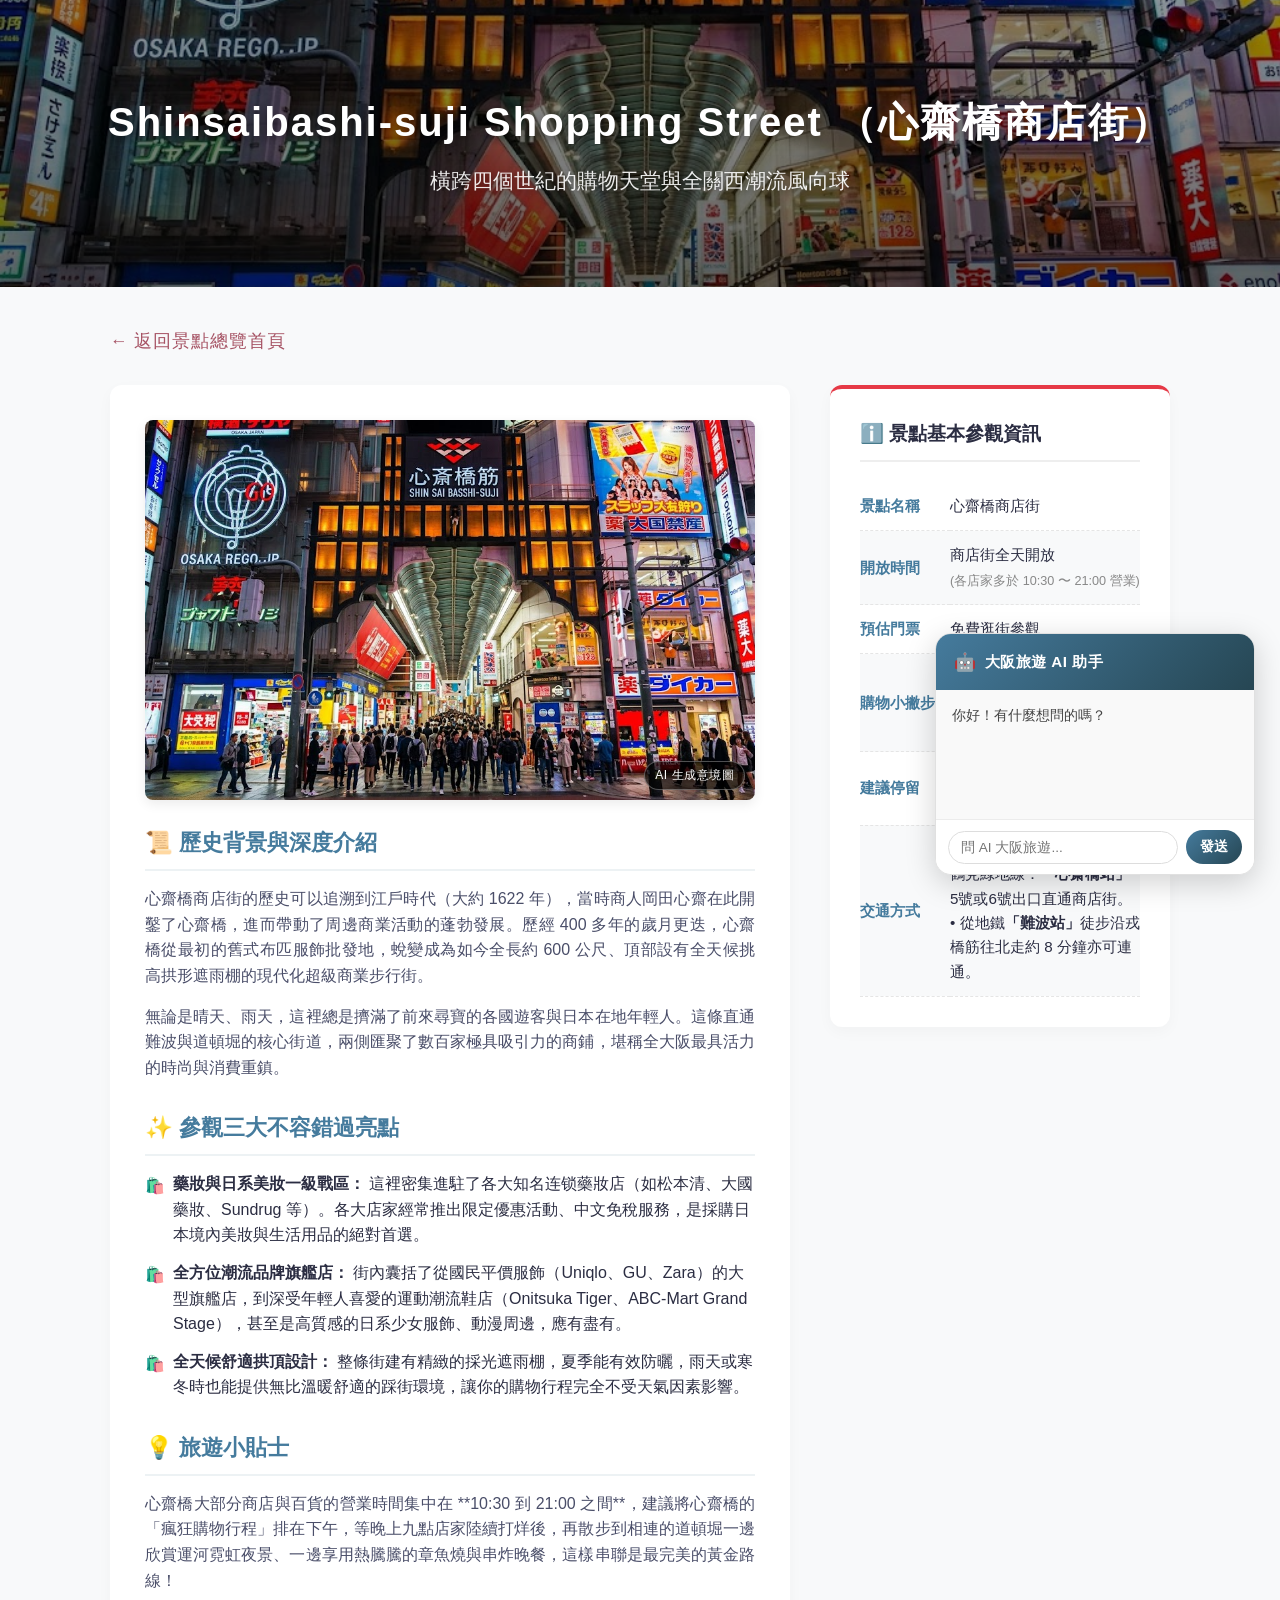
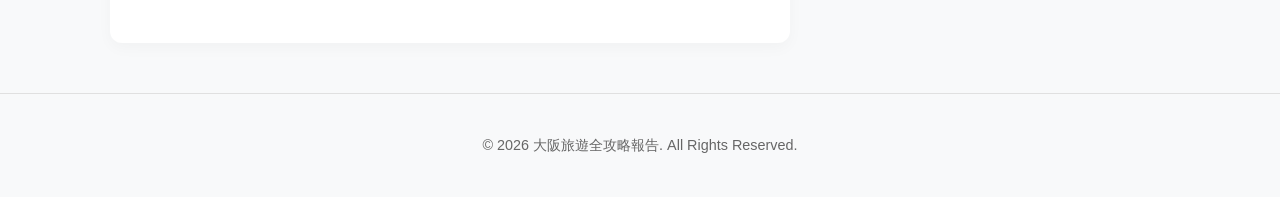
<file: shinsaibashi.html>
<!DOCTYPE html>
<html lang="zh-TW">
<head>
    <meta charset="UTF-8">
    <meta name="viewport" content="width=device-width, initial-scale=1.0">
    <title>景點攻略 — 心齋橋商店街</title>
    <link rel="stylesheet" href="style.css">
    <script src="script.js"></script>
    
    <style>
        /* ─── 🛍️ 心齋橋內頁專屬微調樣式 ─── */
        .detail-banner {
            background: linear-gradient(rgba(0, 0, 0, 0.4), rgba(0, 0, 0, 0.6)), url('心齋橋.jpg') no-repeat center center/cover;
            color: white;
            text-align: center;
            padding: 90px 20px;
            animation: bannerPop 1.2s cubic-bezier(0.16, 1, 0.3, 1) forwards;
        }

        .detail-banner h1 {
            font-size: 2.5rem;
            margin-bottom: 10px;
            text-shadow: 0 3px 8px rgba(0,0,0,0.4);
        }

        /* 內頁專屬左右兩欄佈局 */
        .detail-layout {
            display: grid;
            grid-template-columns: 2fr 1fr;
            gap: 40px;
            margin-top: 30px;
        }

        /* 當螢幕變小時自動切換為單欄佈局 */
        @media (max-width: 768px) {
            .detail-layout {
                grid-template-columns: 1fr;
                gap: 30px;
            }
        }

        /* 左側主內文區塊 */
        .main-content {
            background-color: var(--card-bg);
            padding: 35px;
            border-radius: 12px;
            box-shadow: 0 5px 15px rgba(0,0,0,0.03);
        }

        .main-content h3 {
            color: var(--secondary-color);
            font-size: 1.4rem;
            margin: 30px 0 15px 0;
            padding-bottom: 8px;
            border-bottom: 2px solid #edf2f4;
        }

        .main-content h3:first-of-type {
            margin-top: 0;
        }

        .main-content p {
            margin-bottom: 15px;
            color: #4a4e69;
            text-align: justify;
        }

        /* 頁面大圖容器 */
        .feature-img-box {
            position: relative;
            width: 100%;
            height: 380px;
            border-radius: 8px;
            overflow: hidden;
            margin-bottom: 25px;
            box-shadow: 0 4px 12px rgba(0,0,0,0.08);
        }

        .feature-img {
            width: 100%;
            height: 100%;
            object-fit: cover;
        }

        /* 右側實用資訊邊欄 */
        .sidebar-info {
            background-color: var(--card-bg);
            padding: 30px;
            border-radius: 12px;
            box-shadow: 0 5px 15px rgba(0,0,0,0.03);
            border-top: 4px solid var(--primary-color);
            height: fit-content;
        }

        .sidebar-info h3 {
            font-size: 1.2rem;
            color: var(--text-color);
            margin-bottom: 20px;
            border-bottom: 2px solid #eee;
            padding-bottom: 10px;
        }

        /* 邊欄專屬極簡表格 */
        .sidebar-table {
            width: 100%;
            box-shadow: none;
            border-radius: 0;
            margin: 0;
        }

        .sidebar-table tr {
            border-bottom: 1px dashed #e5e5e5;
        }

        .sidebar-table tr:hover td {
            background-color: transparent;
        }

        .sidebar-table td {
            padding: 12px 0;
            font-size: 0.95rem;
        }

        .sidebar-table td.label {
            font-weight: bold;
            color: var(--secondary-color);
            width: 90px;
        }

        /* ─── 返回按鈕設定 — 完美還原玫瑰豆沙色極簡風格 ─── */
        .back-btn-box {
            margin-bottom: 25px;
            margin-top: 10px;
        }

        .back-home-link {
            display: inline-flex;
            align-items: center;
            text-decoration: none;
            color: #a65364;          /* 專屬優雅玫瑰豆沙色 */
            font-size: 1.1rem;       /* 視覺比例與圖片一致 */
            font-weight: 500;        /* 中等字體粗細 */
            letter-spacing: 1px;     /* 微調字距增加呼吸感 */
            transition: color 0.3s ease, transform 0.3s ease;
        }

        .back-home-link:hover {
            color: #bd6a7b;          /* 懸停時稍微亮化 */
            transform: translateX(-4px); /* 輕微向左滑動 */
        }

        /* 亮點列表樣式 */
        .spot-highlights {
            list-style: none;
            padding-left: 0;
        }

        .spot-highlights li {
            position: relative;
            padding-left: 28px;
            margin-bottom: 12px;
        }

        .spot-highlights li::before {
            content: "🛍️";
            position: absolute;
            left: 0;
            top: 2px;
            font-size: 1rem;
        }
    </style>
</head>
<body>

    <header class="detail-banner">
        <h1>Shinsaibashi-suji Shopping Street （心齋橋商店街）</h1>
        <p>橫跨四個世紀的購物天堂與全關西潮流風向球</p>
    </header>

    <div class="container">
        
        <div class="back-btn-box">
            <a href="index.html" class="back-home-link">← 返回景點總覽首頁</a>
        </div>

        <div class="detail-layout">
            
            <main class="main-content">
                
                <div class="feature-img-box">
                    <img src="心齋橋.jpg" alt="心齋橋商店街內部人潮" class="feature-img">
                    <span class="ai-tag">AI 生成意境圖</span>
                </div>

                <h3>📜 歷史背景與深度介紹</h3>
                <p>
                    心齋橋商店街的歷史可以追溯到江戶時代（大約 1622 年），當時商人岡田心齋在此開鑿了心齋橋，進而帶動了周邊商業活動的蓬勃發展。歷經 400 多年的歲月更迭，心齋橋從最初的舊式布匹服飾批發地，蛻變成為如今全長約 600 公尺、頂部設有全天候挑高拱形遮雨棚的現代化超級商業步行街。
                </p>
                <p>
                    無論是晴天、雨天，這裡總是擠滿了前來尋寶的各國遊客與日本在地年輕人。這條直通難波與道頓堀的核心街道，兩側匯聚了數百家極具吸引力的商鋪，堪稱全大阪最具活力的時尚與消費重鎮。
                </p>

                <h3>✨ 參觀三大不容錯過亮點</h3>
                <ul class="spot-highlights">
                    <li><strong>藥妝與日系美妝一級戰區：</strong> 這裡密集進駐了各大知名连锁藥妝店（如松本清、大國藥妝、Sundrug 等）。各大店家經常推出限定優惠活動、中文免稅服務，是採購日本境內美妝與生活用品的絕對首選。</li>
                    <li><strong>全方位潮流品牌旗艦店：</strong> 街內囊括了從國民平價服飾（Uniqlo、GU、Zara）的大型旗艦店，到深受年輕人喜愛的運動潮流鞋店（Onitsuka Tiger、ABC-Mart Grand Stage），甚至是高質感的日系少女服飾、動漫周邊，應有盡有。</li>
                    <li><strong>全天候舒適拱頂設計：</strong> 整條街建有精緻的採光遮雨棚，夏季能有效防曬，雨天或寒冬時也能提供無比溫暖舒適的踩街環境，讓你的購物行程完全不受天氣因素影響。</li>
                </ul>

                <h3>💡 旅遊小貼士</h3>
                <p>
                    心齋橋大部分商店與百貨的營業時間集中在 **10:30 到 21:00 之間**，建議將心齋橋的「瘋狂購物行程」排在下午，等晚上九點店家陸續打烊後，再散步到相連的道頓堀一邊欣賞運河霓虹夜景、一邊享用熱騰騰的章魚燒與串炸晚餐，這樣串聯是最完美的黃金路線！
                </p>
            </main>

            <aside class="sidebar-info">
                <h3>ℹ️ 景點基本參觀資訊</h3>
                <table class="sidebar-table">
                    <tbody>
                        <tr>
                            <td class="label">景點名稱</td>
                            <td>心齋橋商店街</td>
                        </tr>
                        <tr>
                            <td class="label">開放時間</td>
                            <td>商店街全天開放 <br><small style="color:#888;">(各店家多於 10:30 〜 21:00 營業)</small></td>
                        </tr>
                        <tr>
                            <td class="label">預估門票</td>
                            <td>免費逛街參觀</td>
                        </tr>
                        <tr>
                            <td class="label">購物小撇步</td>
                            <td>隨身攜帶護照 <br><small style="color:#e63946;">※ 單店消費滿 ¥5,000 可直接辦理退稅</small></td>
                        </tr>
                        <tr>
                            <td class="label">建議停留</td>
                            <td>約 2 〜 3 小時 (視購物需求而定)</td>
                        </tr>
                        <tr>
                            <td class="label">交通方式</td>
                            <td>
                                • 大阪地鐵 御堂筋線 / 長堀鶴見綠地線：<strong>「心齋橋站」</strong> 5號或6號出口直通商店街。<br>
                                • 從地鐵<strong>「難波站」</strong>徒步沿戎橋筋往北走約 8 分鐘亦可連通。
                            </td>
                        </tr>
                    </tbody>
                </table>
            </aside>

        </div>
    </div>

    <footer>
        <p>© 2026 大阪旅遊全攻略報告. All Rights Reserved.</p>
    </footer>

</body>
</html>
</file>
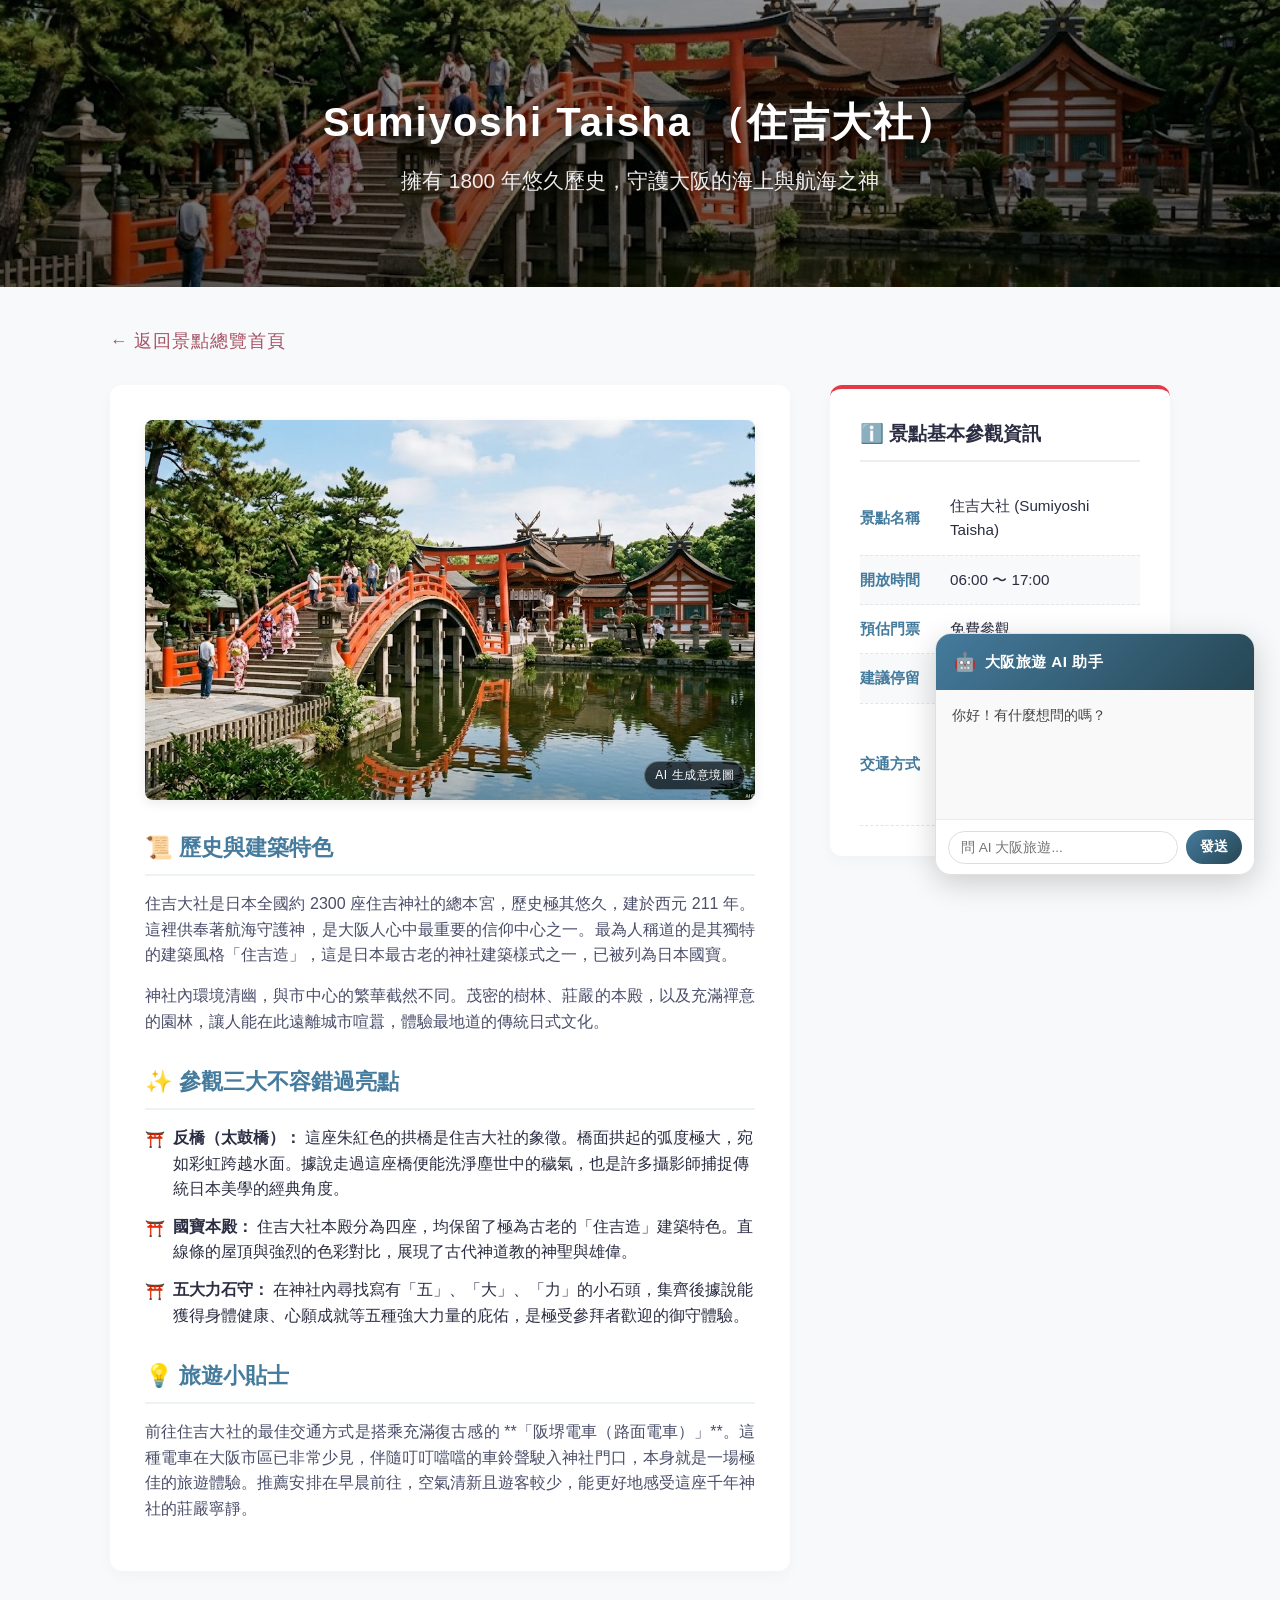
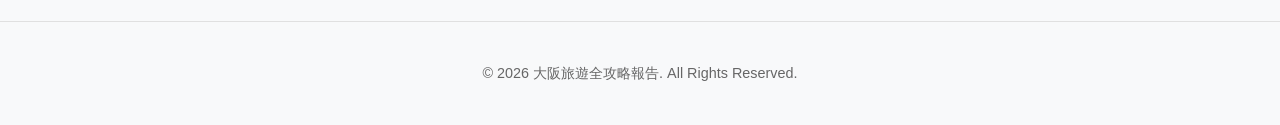
<file: sumiyoshitaisha.html>
<!DOCTYPE html>
<html lang="zh-TW">
<head>
    <meta charset="UTF-8">
    <meta name="viewport" content="width=device-width, initial-scale=1.0">
    <title>景點攻略 — 住吉大社</title>
    <link rel="stylesheet" href="style.css">
    <script src="script.js"></script>
    
    <style>
        /* ─── ⛩️ 住吉大社內頁專屬微調樣式 ─── */
        .detail-banner {
            background: linear-gradient(rgba(0, 0, 0, 0.4), rgba(0, 0, 0, 0.6)), url('住吉大社.jpg') no-repeat center center/cover;
            color: white;
            text-align: center;
            padding: 90px 20px;
            animation: bannerPop 1.2s cubic-bezier(0.16, 1, 0.3, 1) forwards;
        }

        .detail-banner h1 {
            font-size: 2.5rem;
            margin-bottom: 10px;
            text-shadow: 0 3px 8px rgba(0,0,0,0.4);
        }

        .detail-layout {
            display: grid;
            grid-template-columns: 2fr 1fr;
            gap: 40px;
            margin-top: 30px;
        }

        @media (max-width: 768px) {
            .detail-layout {
                grid-template-columns: 1fr;
                gap: 30px;
            }
        }

        .main-content {
            background-color: var(--card-bg);
            padding: 35px;
            border-radius: 12px;
            box-shadow: 0 5px 15px rgba(0,0,0,0.03);
        }

        .main-content h3 {
            color: var(--secondary-color);
            font-size: 1.4rem;
            margin: 30px 0 15px 0;
            padding-bottom: 8px;
            border-bottom: 2px solid #edf2f4;
        }

        .main-content p {
            margin-bottom: 15px;
            color: #4a4e69;
            text-align: justify;
        }

        .feature-img-box {
            position: relative;
            width: 100%;
            height: 380px;
            border-radius: 8px;
            overflow: hidden;
            margin-bottom: 25px;
            box-shadow: 0 4px 12px rgba(0,0,0,0.08);
        }

        .feature-img {
            width: 100%;
            height: 100%;
            object-fit: cover;
        }

        .sidebar-info {
            background-color: var(--card-bg);
            padding: 30px;
            border-radius: 12px;
            box-shadow: 0 5px 15px rgba(0,0,0,0.03);
            border-top: 4px solid var(--primary-color);
            height: fit-content;
        }

        .sidebar-info h3 {
            font-size: 1.2rem;
            color: var(--text-color);
            margin-bottom: 20px;
            border-bottom: 2px solid #eee;
            padding-bottom: 10px;
        }

        .sidebar-table {
            width: 100%;
            box-shadow: none;
            border-radius: 0;
            margin: 0;
        }

        .sidebar-table tr {
            border-bottom: 1px dashed #e5e5e5;
        }

        .sidebar-table td {
            padding: 12px 0;
            font-size: 0.95rem;
        }

        .sidebar-table td.label {
            font-weight: bold;
            color: var(--secondary-color);
            width: 90px;
        }

        /* 返回按鈕 (玫瑰豆沙色極簡文字) */
        .back-btn-box {
            margin-bottom: 25px;
            margin-top: 10px;
        }

        .back-home-link {
            display: inline-flex;
            align-items: center;
            text-decoration: none;
            color: #a65364;
            font-size: 1.1rem;
            font-weight: 500;
            letter-spacing: 1px;
            transition: color 0.3s ease, transform 0.3s ease;
        }

        .back-home-link:hover {
            color: #bd6a7b;
            transform: translateX(-4px);
        }

        .spot-highlights {
            list-style: none;
            padding-left: 0;
        }

        .spot-highlights li {
            position: relative;
            padding-left: 28px;
            margin-bottom: 12px;
        }

        .spot-highlights li::before {
            content: "⛩️";
            position: absolute;
            left: 0;
            top: 2px;
            font-size: 1rem;
        }
    </style>
</head>
<body>

    <header class="detail-banner">
        <h1>Sumiyoshi Taisha （住吉大社）</h1>
        <p>擁有 1800 年悠久歷史，守護大阪的海上與航海之神</p>
    </header>

    <div class="container">
        
        <div class="back-btn-box">
            <a href="index.html" class="back-home-link">← 返回景點總覽首頁</a>
        </div>

        <div class="detail-layout">
            
            <main class="main-content">
                
                <div class="feature-img-box">
                    <img src="住吉大社.jpg" alt="住吉大社反橋與本殿" class="feature-img">
                    <span class="ai-tag">AI 生成意境圖</span>
                </div>

                <h3>📜 歷史與建築特色</h3>
                <p>
                    住吉大社是日本全國約 2300 座住吉神社的總本宮，歷史極其悠久，建於西元 211 年。這裡供奉著航海守護神，是大阪人心中最重要的信仰中心之一。最為人稱道的是其獨特的建築風格「住吉造」，這是日本最古老的神社建築樣式之一，已被列為日本國寶。
                </p>
                <p>
                    神社內環境清幽，與市中心的繁華截然不同。茂密的樹林、莊嚴的本殿，以及充滿禪意的園林，讓人能在此遠離城市喧囂，體驗最地道的傳統日式文化。
                </p>

                <h3>✨ 參觀三大不容錯過亮點</h3>
                <ul class="spot-highlights">
                    <li><strong>反橋（太鼓橋）：</strong> 這座朱紅色的拱橋是住吉大社的象徵。橋面拱起的弧度極大，宛如彩虹跨越水面。據說走過這座橋便能洗淨塵世中的穢氣，也是許多攝影師捕捉傳統日本美學的經典角度。</li>
                    <li><strong>國寶本殿：</strong> 住吉大社本殿分為四座，均保留了極為古老的「住吉造」建築特色。直線條的屋頂與強烈的色彩對比，展現了古代神道教的神聖與雄偉。</li>
                    <li><strong>五大力石守：</strong> 在神社內尋找寫有「五」、「大」、「力」的小石頭，集齊後據說能獲得身體健康、心願成就等五種強大力量的庇佑，是極受參拜者歡迎的御守體驗。</li>
                </ul>

                <h3>💡 旅遊小貼士</h3>
                <p>
                    前往住吉大社的最佳交通方式是搭乘充滿復古感的 **「阪堺電車（路面電車）」**。這種電車在大阪市區已非常少見，伴隨叮叮噹噹的車鈴聲駛入神社門口，本身就是一場極佳的旅遊體驗。推薦安排在早晨前往，空氣清新且遊客較少，能更好地感受這座千年神社的莊嚴寧靜。
                </p>
            </main>

            <aside class="sidebar-info">
                <h3>ℹ️ 景點基本參觀資訊</h3>
                <table class="sidebar-table">
                    <tbody>
                        <tr>
                            <td class="label">景點名稱</td>
                            <td>住吉大社 (Sumiyoshi Taisha)</td>
                        </tr>
                        <tr>
                            <td class="label">開放時間</td>
                            <td>06:00 〜 17:00</td>
                        </tr>
                        <tr>
                            <td class="label">預估門票</td>
                            <td>免費參觀</td>
                        </tr>
                        <tr>
                            <td class="label">建議停留</td>
                            <td>約 1 〜 1.5 小時</td>
                        </tr>
                        <tr>
                            <td class="label">交通方式</td>
                            <td>
                                • 阪堺電車：<strong>「住吉鳥居前站」</strong> 下車即達。<br>
                                • 南海電鐵：<strong>「住吉大社站」</strong> 徒步約 3 分鐘。
                            </td>
                        </tr>
                    </tbody>
                </table>
            </aside>

        </div>
    </div>

    <footer>
        <p>© 2026 大阪旅遊全攻略報告. All Rights Reserved.</p>
    </footer>

</body>
</html>
</file>
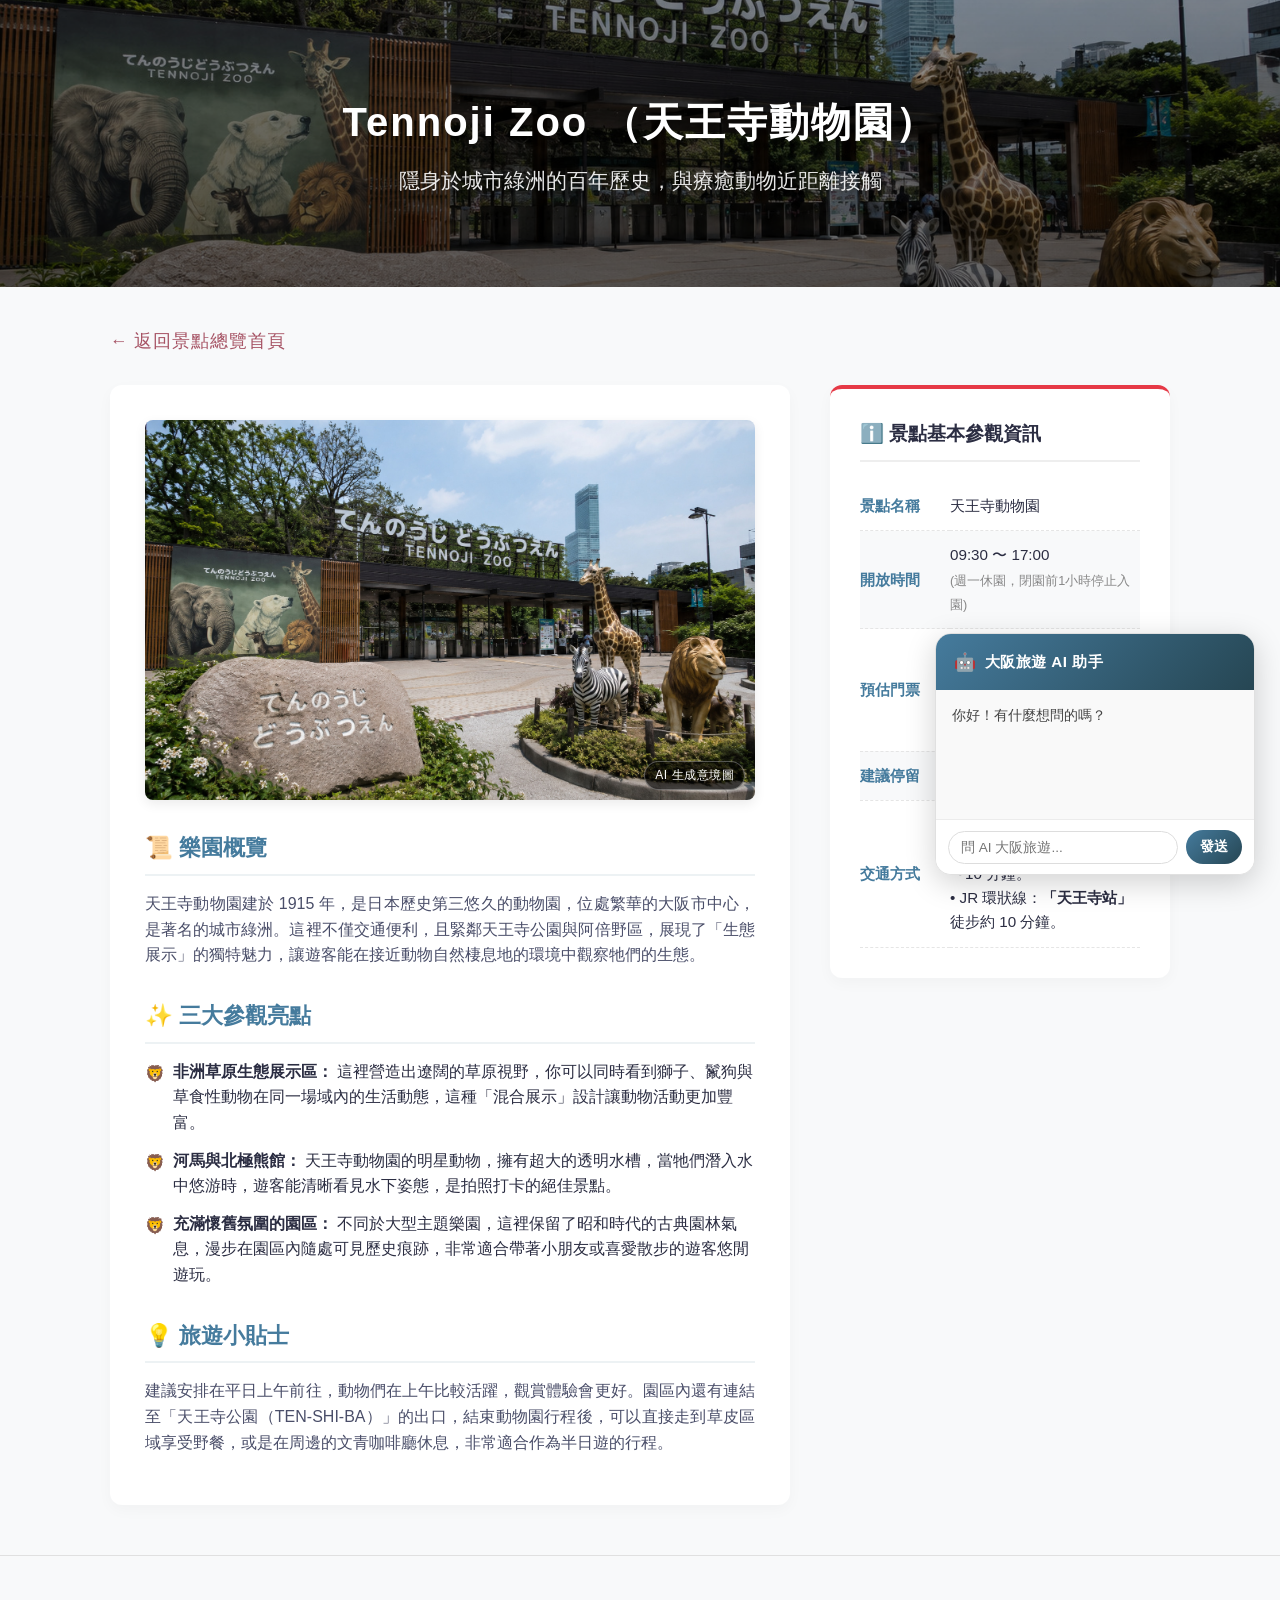
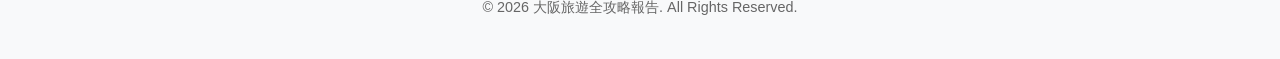
<file: tennojizoo.html>
<!DOCTYPE html>
<html lang="zh-TW">
<head>
    <meta charset="UTF-8">
    <meta name="viewport" content="width=device-width, initial-scale=1.0">
    <title>景點攻略 — 天王寺動物園</title>
    <link rel="stylesheet" href="style.css">
    <script src="script.js"></script>
    
    <style>
        /* ─── 🦁 天王寺動物園內頁專屬微調樣式 ─── */
        .detail-banner {
            background: linear-gradient(rgba(0, 0, 0, 0.4), rgba(0, 0, 0, 0.6)), url('天王寺動物園.jpg') no-repeat center center/cover;
            color: white;
            text-align: center;
            padding: 90px 20px;
            animation: bannerPop 1.2s cubic-bezier(0.16, 1, 0.3, 1) forwards;
        }

        .detail-banner h1 {
            font-size: 2.5rem;
            margin-bottom: 10px;
            text-shadow: 0 3px 8px rgba(0,0,0,0.4);
        }

        .detail-layout {
            display: grid;
            grid-template-columns: 2fr 1fr;
            gap: 40px;
            margin-top: 30px;
        }

        @media (max-width: 768px) {
            .detail-layout {
                grid-template-columns: 1fr;
                gap: 30px;
            }
        }

        .main-content {
            background-color: var(--card-bg);
            padding: 35px;
            border-radius: 12px;
            box-shadow: 0 5px 15px rgba(0,0,0,0.03);
        }

        .main-content h3 {
            color: var(--secondary-color);
            font-size: 1.4rem;
            margin: 30px 0 15px 0;
            padding-bottom: 8px;
            border-bottom: 2px solid #edf2f4;
        }

        .main-content p {
            margin-bottom: 15px;
            color: #4a4e69;
            text-align: justify;
        }

        .feature-img-box {
            position: relative;
            width: 100%;
            height: 380px;
            border-radius: 8px;
            overflow: hidden;
            margin-bottom: 25px;
            box-shadow: 0 4px 12px rgba(0,0,0,0.08);
        }

        .feature-img {
            width: 100%;
            height: 100%;
            object-fit: cover;
        }

        .sidebar-info {
            background-color: var(--card-bg);
            padding: 30px;
            border-radius: 12px;
            box-shadow: 0 5px 15px rgba(0,0,0,0.03);
            border-top: 4px solid var(--primary-color);
            height: fit-content;
        }

        .sidebar-info h3 {
            font-size: 1.2rem;
            color: var(--text-color);
            margin-bottom: 20px;
            border-bottom: 2px solid #eee;
            padding-bottom: 10px;
        }

        .sidebar-table {
            width: 100%;
            box-shadow: none;
            border-radius: 0;
            margin: 0;
        }

        .sidebar-table tr {
            border-bottom: 1px dashed #e5e5e5;
        }

        .sidebar-table td {
            padding: 12px 0;
            font-size: 0.95rem;
        }

        .sidebar-table td.label {
            font-weight: bold;
            color: var(--secondary-color);
            width: 90px;
        }

        .back-btn-box {
            margin-bottom: 25px;
            margin-top: 10px;
        }

        .back-home-link {
            display: inline-flex;
            align-items: center;
            text-decoration: none;
            color: #a65364;
            font-size: 1.1rem;
            font-weight: 500;
            letter-spacing: 1px;
            transition: color 0.3s ease, transform 0.3s ease;
        }

        .back-home-link:hover {
            color: #bd6a7b;
            transform: translateX(-4px);
        }

        .spot-highlights {
            list-style: none;
            padding-left: 0;
        }

        .spot-highlights li {
            position: relative;
            padding-left: 28px;
            margin-bottom: 12px;
        }

        .spot-highlights li::before {
            content: "🦁";
            position: absolute;
            left: 0;
            top: 2px;
            font-size: 1rem;
        }
    </style>
</head>
<body>

    <header class="detail-banner">
        <h1>Tennoji Zoo （天王寺動物園）</h1>
        <p>隱身於城市綠洲的百年歷史，與療癒動物近距離接觸</p>
    </header>

    <div class="container">
        
        <div class="back-btn-box">
            <a href="index.html" class="back-home-link">← 返回景點總覽首頁</a>
        </div>

        <div class="detail-layout">
            
            <main class="main-content">
                
                <div class="feature-img-box">
                    <img src="天王寺動物園.jpg" alt="天王寺動物園內部景觀" class="feature-img">
                    <span class="ai-tag">AI 生成意境圖</span>
                </div>

                <h3>📜 樂園概覽</h3>
                <p>
                    天王寺動物園建於 1915 年，是日本歷史第三悠久的動物園，位處繁華的大阪市中心，是著名的城市綠洲。這裡不僅交通便利，且緊鄰天王寺公園與阿倍野區，展現了「生態展示」的獨特魅力，讓遊客能在接近動物自然棲息地的環境中觀察牠們的生態。
                </p>

                <h3>✨ 三大參觀亮點</h3>
                <ul class="spot-highlights">
                    <li><strong>非洲草原生態展示區：</strong> 這裡營造出遼闊的草原視野，你可以同時看到獅子、鬣狗與草食性動物在同一場域內的生活動態，這種「混合展示」設計讓動物活動更加豐富。</li>
                    <li><strong>河馬與北極熊館：</strong> 天王寺動物園的明星動物，擁有超大的透明水槽，當牠們潛入水中悠游時，遊客能清晰看見水下姿態，是拍照打卡的絕佳景點。</li>
                    <li><strong>充滿懷舊氛圍的園區：</strong> 不同於大型主題樂園，這裡保留了昭和時代的古典園林氣息，漫步在園區內隨處可見歷史痕跡，非常適合帶著小朋友或喜愛散步的遊客悠閒遊玩。</li>
                </ul>

                <h3>💡 旅遊小貼士</h3>
                <p>
                    建議安排在平日上午前往，動物們在上午比較活躍，觀賞體驗會更好。園區內還有連結至「天王寺公園（TEN-SHI-BA）」的出口，結束動物園行程後，可以直接走到草皮區域享受野餐，或是在周邊的文青咖啡廳休息，非常適合作為半日遊的行程。
                </p>
            </main>

            <aside class="sidebar-info">
                <h3>ℹ️ 景點基本參觀資訊</h3>
                <table class="sidebar-table">
                    <tbody>
                        <tr>
                            <td class="label">景點名稱</td>
                            <td>天王寺動物園</td>
                        </tr>
                        <tr>
                            <td class="label">開放時間</td>
                            <td>09:30 〜 17:00 <br><small style="color:#888;">(週一休園，閉園前1小時停止入園)</small></td>
                        </tr>
                        <tr>
                            <td class="label">預估門票</td>
                            <td>大人 ¥500 <br><small style="color:#666;">(中小學生 ¥200)</small><br><small style="color:#e63946;">※ 持「大阪周遊卡」可享免費入園</small></td>
                        </tr>
                        <tr>
                            <td class="label">建議停留</td>
                            <td>約 2 〜 3 小時</td>
                        </tr>
                        <tr>
                            <td class="label">交通方式</td>
                            <td>
                                • 大阪地鐵 御堂筋線 / 谷町線：<strong>「天王寺站」</strong> 徒步約 5〜10 分鐘。<br>
                                • JR 環狀線：<strong>「天王寺站」</strong> 徒步約 10 分鐘。
                            </td>
                        </tr>
                    </tbody>
                </table>
            </aside>

        </div>
    </div>

    <footer>
        <p>© 2026 大阪旅遊全攻略報告. All Rights Reserved.</p>
    </footer>

</body>
</html>
</file>
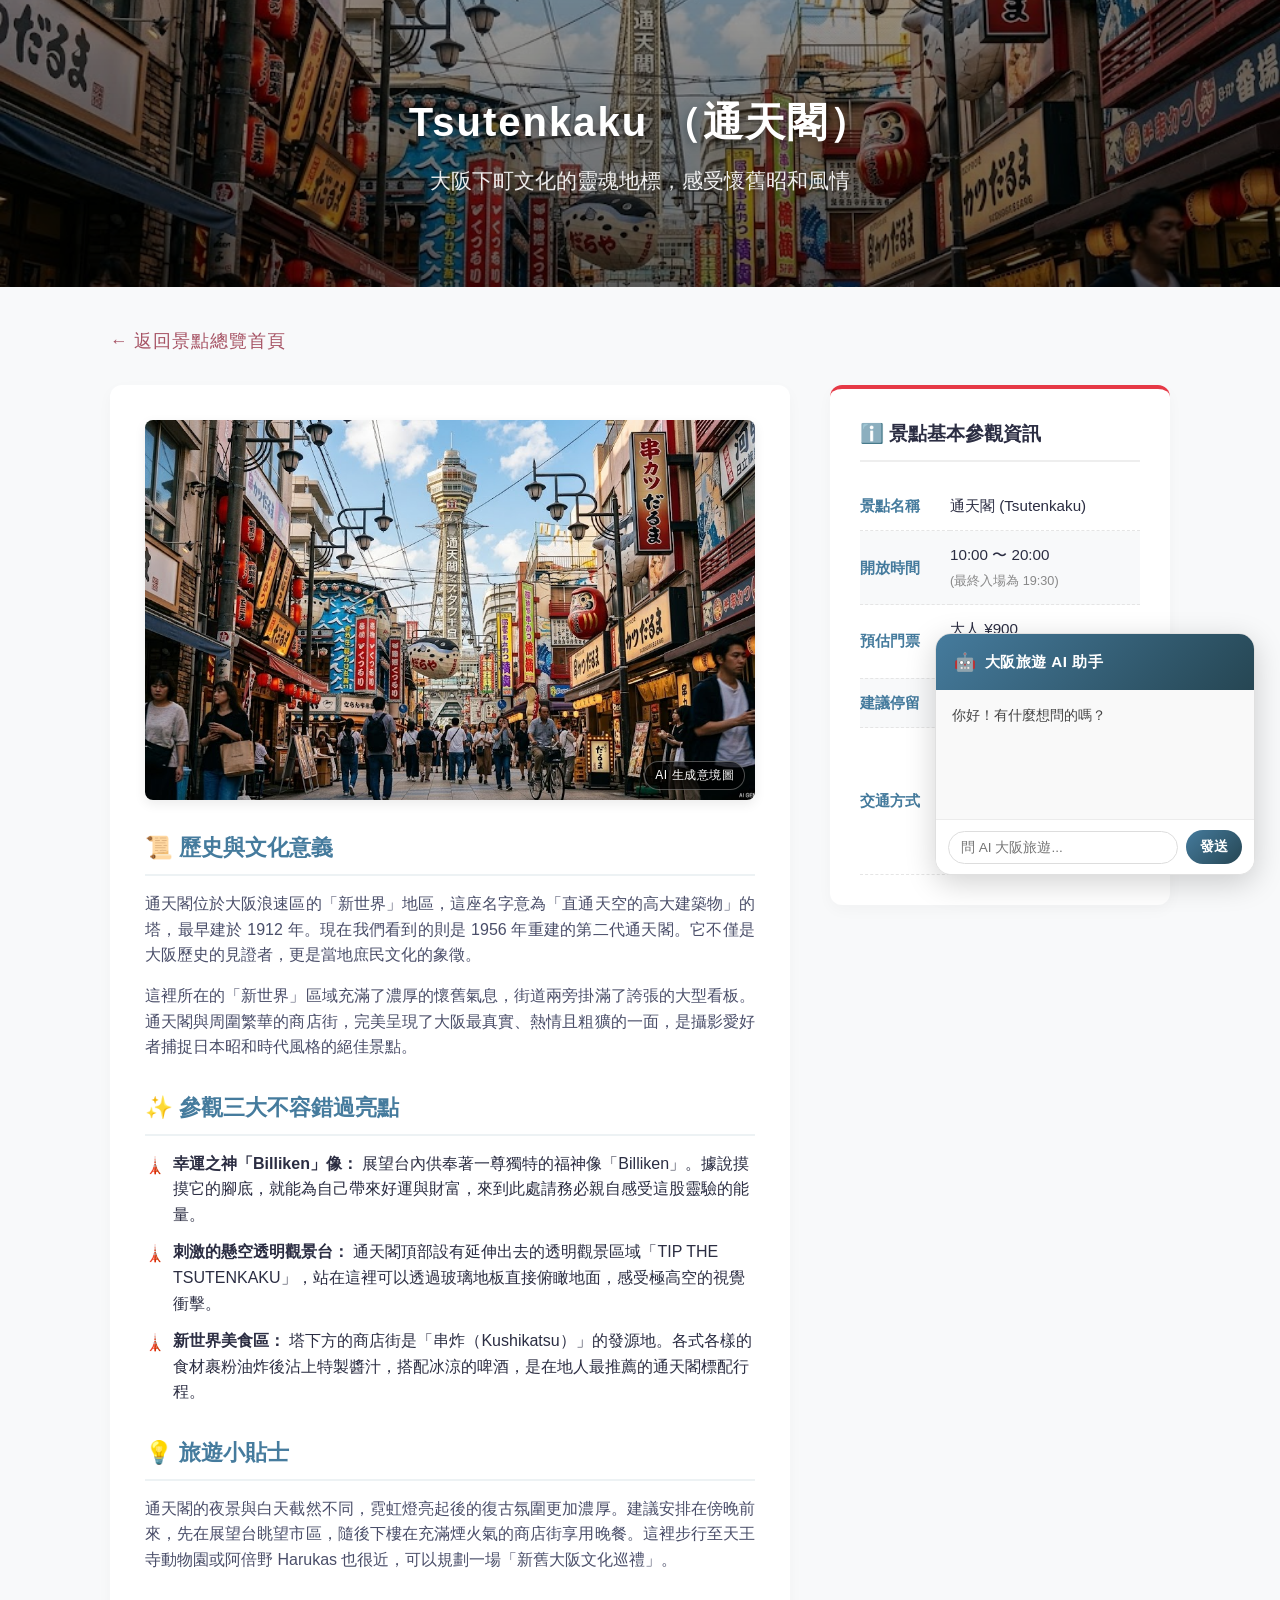
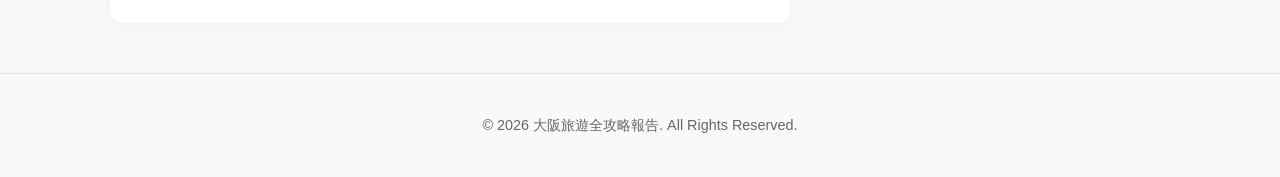
<file: tsutenkaku.html>
<!DOCTYPE html>
<html lang="zh-TW">
<head>
    <meta charset="UTF-8">
    <meta name="viewport" content="width=device-width, initial-scale=1.0">
    <title>景點攻略 — 通天閣</title>
    <link rel="stylesheet" href="style.css">
    <script src="script.js"></script>
    
    <style>
        /* ─── 🗼 通天閣內頁專屬微調樣式 ─── */
        .detail-banner {
            background: linear-gradient(rgba(0, 0, 0, 0.4), rgba(0, 0, 0, 0.6)), url('通天閣.jpg') no-repeat center center/cover;
            color: white;
            text-align: center;
            padding: 90px 20px;
            animation: bannerPop 1.2s cubic-bezier(0.16, 1, 0.3, 1) forwards;
        }

        .detail-banner h1 {
            font-size: 2.5rem;
            margin-bottom: 10px;
            text-shadow: 0 3px 8px rgba(0,0,0,0.4);
        }

        /* 內頁專屬左右兩欄佈局 */
        .detail-layout {
            display: grid;
            grid-template-columns: 2fr 1fr;
            gap: 40px;
            margin-top: 30px;
        }

        @media (max-width: 768px) {
            .detail-layout {
                grid-template-columns: 1fr;
                gap: 30px;
            }
        }

        .main-content {
            background-color: var(--card-bg);
            padding: 35px;
            border-radius: 12px;
            box-shadow: 0 5px 15px rgba(0,0,0,0.03);
        }

        .main-content h3 {
            color: var(--secondary-color);
            font-size: 1.4rem;
            margin: 30px 0 15px 0;
            padding-bottom: 8px;
            border-bottom: 2px solid #edf2f4;
        }

        .main-content p {
            margin-bottom: 15px;
            color: #4a4e69;
            text-align: justify;
        }

        .feature-img-box {
            position: relative;
            width: 100%;
            height: 380px;
            border-radius: 8px;
            overflow: hidden;
            margin-bottom: 25px;
            box-shadow: 0 4px 12px rgba(0,0,0,0.08);
        }

        .feature-img {
            width: 100%;
            height: 100%;
            object-fit: cover;
        }

        .sidebar-info {
            background-color: var(--card-bg);
            padding: 30px;
            border-radius: 12px;
            box-shadow: 0 5px 15px rgba(0,0,0,0.03);
            border-top: 4px solid var(--primary-color);
            height: fit-content;
        }

        .sidebar-info h3 {
            font-size: 1.2rem;
            color: var(--text-color);
            margin-bottom: 20px;
            border-bottom: 2px solid #eee;
            padding-bottom: 10px;
        }

        .sidebar-table {
            width: 100%;
            box-shadow: none;
            border-radius: 0;
            margin: 0;
        }

        .sidebar-table tr {
            border-bottom: 1px dashed #e5e5e5;
        }

        .sidebar-table td {
            padding: 12px 0;
            font-size: 0.95rem;
        }

        .sidebar-table td.label {
            font-weight: bold;
            color: var(--secondary-color);
            width: 90px;
        }

        /* 返回按鈕 (玫瑰豆沙色極簡文字) */
        .back-btn-box {
            margin-bottom: 25px;
            margin-top: 10px;
        }

        .back-home-link {
            display: inline-flex;
            align-items: center;
            text-decoration: none;
            color: #a65364;
            font-size: 1.1rem;
            font-weight: 500;
            letter-spacing: 1px;
            transition: color 0.3s ease, transform 0.3s ease;
        }

        .back-home-link:hover {
            color: #bd6a7b;
            transform: translateX(-4px);
        }

        .spot-highlights {
            list-style: none;
            padding-left: 0;
        }

        .spot-highlights li {
            position: relative;
            padding-left: 28px;
            margin-bottom: 12px;
        }

        .spot-highlights li::before {
            content: "🗼";
            position: absolute;
            left: 0;
            top: 2px;
            font-size: 1rem;
        }
    </style>
</head>
<body>

    <header class="detail-banner">
        <h1>Tsutenkaku （通天閣）</h1>
        <p>大阪下町文化的靈魂地標，感受懷舊昭和風情</p>
    </header>

    <div class="container">
        
        <div class="back-btn-box">
            <a href="index.html" class="back-home-link">← 返回景點總覽首頁</a>
        </div>

        <div class="detail-layout">
            
            <main class="main-content">
                
                <div class="feature-img-box">
                    <img src="通天閣.jpg" alt="通天閣外觀" class="feature-img">
                    <span class="ai-tag">AI 生成意境圖</span>
                </div>

                <h3>📜 歷史與文化意義</h3>
                <p>
                    通天閣位於大阪浪速區的「新世界」地區，這座名字意為「直通天空的高大建築物」的塔，最早建於 1912 年。現在我們看到的則是 1956 年重建的第二代通天閣。它不僅是大阪歷史的見證者，更是當地庶民文化的象徵。
                </p>
                <p>
                    這裡所在的「新世界」區域充滿了濃厚的懷舊氣息，街道兩旁掛滿了誇張的大型看板。通天閣與周圍繁華的商店街，完美呈現了大阪最真實、熱情且粗獷的一面，是攝影愛好者捕捉日本昭和時代風格的絕佳景點。
                </p>

                <h3>✨ 參觀三大不容錯過亮點</h3>
                <ul class="spot-highlights">
                    <li><strong>幸運之神「Billiken」像：</strong> 展望台內供奉著一尊獨特的福神像「Billiken」。據說摸摸它的腳底，就能為自己帶來好運與財富，來到此處請務必親自感受這股靈驗的能量。</li>
                    <li><strong>刺激的懸空透明觀景台：</strong> 通天閣頂部設有延伸出去的透明觀景區域「TIP THE TSUTENKAKU」，站在這裡可以透過玻璃地板直接俯瞰地面，感受極高空的視覺衝擊。</li>
                    <li><strong>新世界美食區：</strong> 塔下方的商店街是「串炸（Kushikatsu）」的發源地。各式各樣的食材裹粉油炸後沾上特製醬汁，搭配冰涼的啤酒，是在地人最推薦的通天閣標配行程。</li>
                </ul>

                <h3>💡 旅遊小貼士</h3>
                <p>
                    通天閣的夜景與白天截然不同，霓虹燈亮起後的復古氛圍更加濃厚。建議安排在傍晚前來，先在展望台眺望市區，隨後下樓在充滿煙火氣的商店街享用晚餐。這裡步行至天王寺動物園或阿倍野 Harukas 也很近，可以規劃一場「新舊大阪文化巡禮」。
                </p>
            </main>

            <aside class="sidebar-info">
                <h3>ℹ️ 景點基本參觀資訊</h3>
                <table class="sidebar-table">
                    <tbody>
                        <tr>
                            <td class="label">景點名稱</td>
                            <td>通天閣 (Tsutenkaku)</td>
                        </tr>
                        <tr>
                            <td class="label">開放時間</td>
                            <td>10:00 〜 20:00 <br><small style="color:#888;">(最終入場為 19:30)</small></td>
                        </tr>
                        <tr>
                            <td class="label">預估門票</td>
                            <td>大人 ¥900 <br><small style="color:#e63946;">※ 持大阪周遊卡可免費入場</small></td>
                        </tr>
                        <tr>
                            <td class="label">建議停留</td>
                            <td>約 1 〜 1.5 小時</td>
                        </tr>
                        <tr>
                            <td class="label">交通方式</td>
                            <td>
                                • 大阪地鐵 堺筋線：<strong>「惠美須町站」</strong> 3號出口徒步約 3 分鐘。<br>
                                • JR 環狀線：<strong>「新今宮站」</strong> 徒步約 10 分鐘。
                            </td>
                        </tr>
                    </tbody>
                </table>
            </aside>

        </div>
    </div>

    <footer>
        <p>© 2026 大阪旅遊全攻略報告. All Rights Reserved.</p>
    </footer>

</body>
</html>
</file>
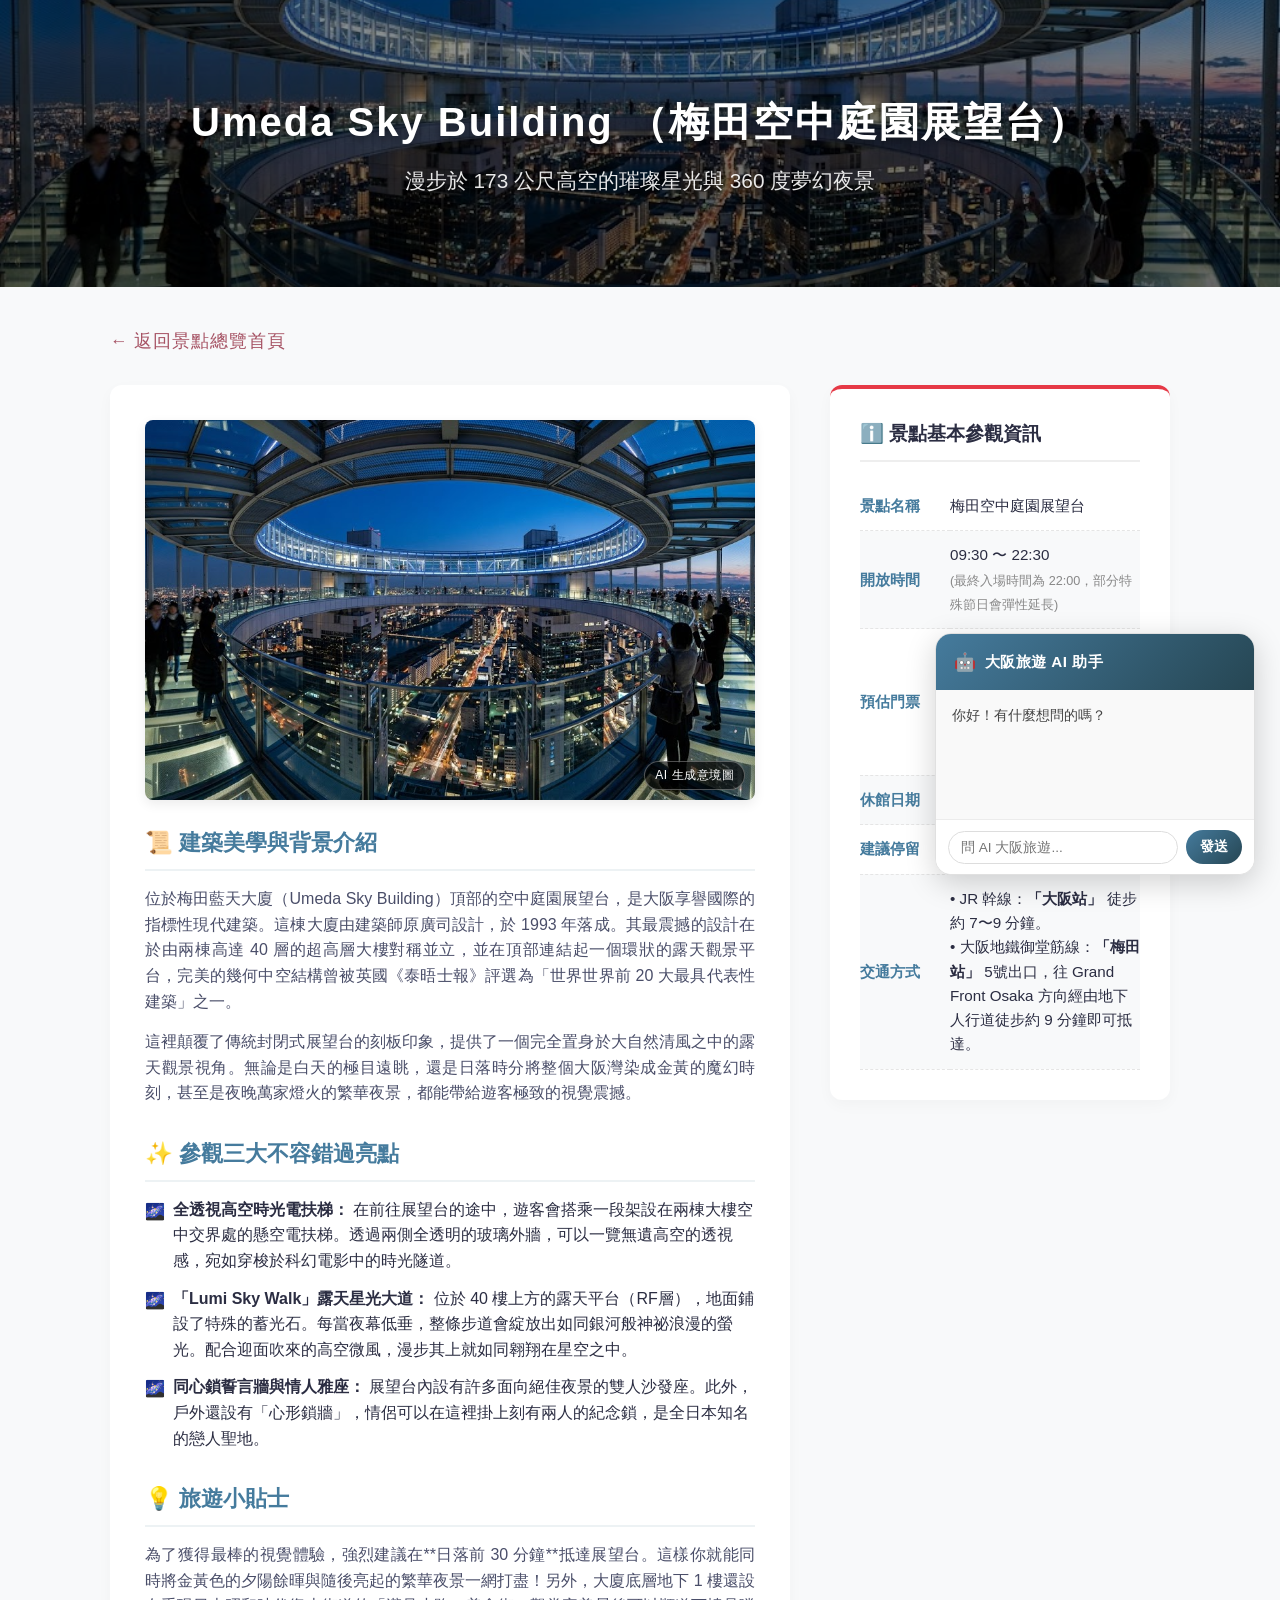
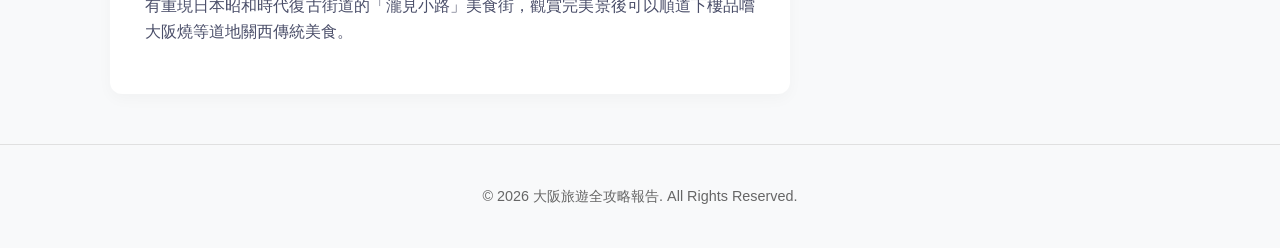
<file: umedasky.html>
<!DOCTYPE html>
<html lang="zh-TW">
<head>
    <meta charset="UTF-8">
    <meta name="viewport" content="width=device-width, initial-scale=1.0">
    <title>景點攻略 — 梅田空中庭園展望台</title>
    <link rel="stylesheet" href="style.css">
    <script src="script.js"></script>
    
    <style>
        /* ─── 🌌 梅田空中庭園內頁專屬微調樣式 ─── */
        .detail-banner {
            background: linear-gradient(rgba(0, 0, 0, 0.4), rgba(0, 0, 0, 0.6)), url('梅田空中庭園.jpg') no-repeat center center/cover;
            color: white;
            text-align: center;
            padding: 90px 20px;
            animation: bannerPop 1.2s cubic-bezier(0.16, 1, 0.3, 1) forwards;
        }

        .detail-banner h1 {
            font-size: 2.5rem;
            margin-bottom: 10px;
            text-shadow: 0 3px 8px rgba(0,0,0,0.4);
        }

        /* 內頁專屬左右兩欄佈局 */
        .detail-layout {
            display: grid;
            grid-template-columns: 2fr 1fr;
            gap: 40px;
            margin-top: 30px;
        }

        /* 當螢幕變小時自動切換為單欄佈局 */
        @media (max-width: 768px) {
            .detail-layout {
                grid-template-columns: 1fr;
                gap: 30px;
            }
        }

        /* 左側主內文區塊 */
        .main-content {
            background-color: var(--card-bg);
            padding: 35px;
            border-radius: 12px;
            box-shadow: 0 5px 15px rgba(0,0,0,0.03);
        }

        .main-content h3 {
            color: var(--secondary-color);
            font-size: 1.4rem;
            margin: 30px 0 15px 0;
            padding-bottom: 8px;
            border-bottom: 2px solid #edf2f4;
        }

        .main-content h3:first-of-type {
            margin-top: 0;
        }

        .main-content p {
            margin-bottom: 15px;
            color: #4a4e69;
            text-align: justify;
        }

        /* 頁面大圖容器 */
        .feature-img-box {
            position: relative;
            width: 100%;
            height: 380px;
            border-radius: 8px;
            overflow: hidden;
            margin-bottom: 25px;
            box-shadow: 0 4px 12px rgba(0,0,0,0.08);
        }

        .feature-img {
            width: 100%;
            height: 100%;
            object-fit: cover;
        }

        /* 右側實用資訊邊欄 */
        .sidebar-info {
            background-color: var(--card-bg);
            padding: 30px;
            border-radius: 12px;
            box-shadow: 0 5px 15px rgba(0,0,0,0.03);
            border-top: 4px solid var(--primary-color);
            height: fit-content;
        }

        .sidebar-info h3 {
            font-size: 1.2rem;
            color: var(--text-color);
            margin-bottom: 20px;
            border-bottom: 2px solid #eee;
            padding-bottom: 10px;
        }

        /* 邊欄專屬極簡表格 */
        .sidebar-table {
            width: 100%;
            box-shadow: none;
            border-radius: 0;
            margin: 0;
        }

        .sidebar-table tr {
            border-bottom: 1px dashed #e5e5e5;
        }

        .sidebar-table tr:hover td {
            background-color: transparent;
        }

        .sidebar-table td {
            padding: 12px 0;
            font-size: 0.95rem;
        }

        .sidebar-table td.label {
            font-weight: bold;
            color: var(--secondary-color);
            width: 90px;
        }

        /* ─── 返回按鈕設定 — 完美還原玫瑰豆沙色極簡風格 ─── */
        .back-btn-box {
            margin-bottom: 25px;
            margin-top: 10px;
        }

        .back-home-link {
            display: inline-flex;
            align-items: center;
            text-decoration: none;
            color: #a65364;          /* 專屬優雅玫瑰豆沙色 */
            font-size: 1.1rem;       /* 視覺比例與圖片一致 */
            font-weight: 500;        /* 中等字體粗細 */
            letter-spacing: 1px;     /* 微調字距增加呼吸感 */
            transition: color 0.3s ease, transform 0.3s ease;
        }

        .back-home-link:hover {
            color: #bd6a7b;          /* 懸停時稍微亮化 */
            transform: translateX(-4px); /* 輕微向左滑動 */
        }

        /* 亮點列表樣式 */
        .spot-highlights {
            list-style: none;
            padding-left: 0;
        }

        .spot-highlights li {
            position: relative;
            padding-left: 28px;
            margin-bottom: 12px;
        }

        .spot-highlights li::before {
            content: "🌌";
            position: absolute;
            left: 0;
            top: 2px;
            font-size: 1rem;
        }
    </style>
</head>
<body>

    <header class="detail-banner">
        <h1>Umeda Sky Building （梅田空中庭園展望台）</h1>
        <p>漫步於 173 公尺高空的璀璨星光與 360 度夢幻夜景</p>
    </header>

    <div class="container">
        
        <div class="back-btn-box">
            <a href="index.html" class="back-home-link">← 返回景點總覽首頁</a>
        </div>

        <div class="detail-layout">
            
            <main class="main-content">
                
                <div class="feature-img-box">
                    <img src="梅田空中庭園.jpg" alt="梅田空中庭園展望台夜景" class="feature-img">
                    <span class="ai-tag">AI 生成意境圖</span>
                </div>

                <h3>📜 建築美學與背景介紹</h3>
                <p>
                    位於梅田藍天大廈（Umeda Sky Building）頂部的空中庭園展望台，是大阪享譽國際的指標性現代建築。這棟大廈由建築師原廣司設計，於 1993 年落成。其最震撼的設計在於由兩棟高達 40 層的超高層大樓對稱並立，並在頂部連結起一個環狀的露天觀景平台，完美的幾何中空結構曾被英國《泰晤士報》評選為「世界世界前 20 大最具代表性建築」之一。
                </p>
                <p>
                    這裡顛覆了傳統封閉式展望台的刻板印象，提供了一個完全置身於大自然清風之中的露天觀景視角。無論是白天的極目遠眺，還是日落時分將整個大阪灣染成金黃的魔幻時刻，甚至是夜晚萬家燈火的繁華夜景，都能帶給遊客極致的視覺震撼。
                </p>

                <h3>✨ 參觀三大不容錯過亮點</h3>
                <ul class="spot-highlights">
                    <li><strong>全透視高空時光電扶梯：</strong> 在前往展望台的途中，遊客會搭乘一段架設在兩棟大樓空中交界處的懸空電扶梯。透過兩側全透明的玻璃外牆，可以一覽無遺高空的透視感，宛如穿梭於科幻電影中的時光隧道。</li>
                    <li><strong>「Lumi Sky Walk」露天星光大道：</strong> 位於 40 樓上方的露天平台（RF層），地面鋪設了特殊的蓄光石。每當夜幕低垂，整條步道會綻放出如同銀河般神祕浪漫的螢光。配合迎面吹來的高空微風，漫步其上就如同翱翔在星空之中。</li>
                    <li><strong>同心鎖誓言牆與情人雅座：</strong> 展望台內設有許多面向絕佳夜景的雙人沙發座。此外，戶外還設有「心形鎖牆」，情侶可以在這裡掛上刻有兩人的紀念鎖，是全日本知名的戀人聖地。</li>
                </ul>

                <h3>💡 旅遊小貼士</h3>
                <p>
                    為了獲得最棒的視覺體驗，強烈建議在**日落前 30 分鐘**抵達展望台。這樣你就能同時將金黃色的夕陽餘暉與隨後亮起的繁華夜景一網打盡！另外，大廈底層地下 1 樓還設有重現日本昭和時代復古街道的「瀧見小路」美食街，觀賞完美景後可以順道下樓品嚐大阪燒等道地關西傳統美食。
                </p>
            </main>

            <aside class="sidebar-info">
                <h3>ℹ️ 景點基本參觀資訊</h3>
                <table class="sidebar-table">
                    <tbody>
                        <tr>
                            <td class="label">景點名稱</td>
                            <td>梅田空中庭園展望台</td>
                        </tr>
                        <tr>
                            <td class="label">開放時間</td>
                            <td>09:30 〜 22:30 <br><small style="color:#888;">(最終入場時間為 22:00，部分特殊節日會彈性延長)</small></td>
                        </tr>
                        <tr>
                            <td class="label">預估門票</td>
                            <td>大人 ¥2,000 <br><small style="color:#666;">(4歲至小學生為 ¥500)</small><br><small style="color:#e63946;">※ 持「大阪周遊卡」可在指定下午時段內享受免費入場，請提前至官網確認最新時段規定</small></td>
                        </tr>
                        <tr>
                            <td class="label">休館日期</td>
                            <td>全年無休</td>
                        </tr>
                        <tr>
                            <td class="label">建議停留</td>
                            <td>約 1 〜 1.5 小時</td>
                        </tr>
                        <tr>
                            <td class="label">交通方式</td>
                            <td>
                                • JR 幹線：<strong>「大阪站」</strong> 徒步約 7〜9 分鐘。<br>
                                • 大阪地鐵御堂筋線：<strong>「梅田站」</strong> 5號出口，往 Grand Front Osaka 方向經由地下人行道徒步約 9 分鐘即可抵達。
                            </td>
                        </tr>
                    </tbody>
                </table>
            </aside>

        </div>
    </div>

    <footer>
        <p>© 2026 大阪旅遊全攻略報告. All Rights Reserved.</p>
    </footer>

</body>
</html>
</file>
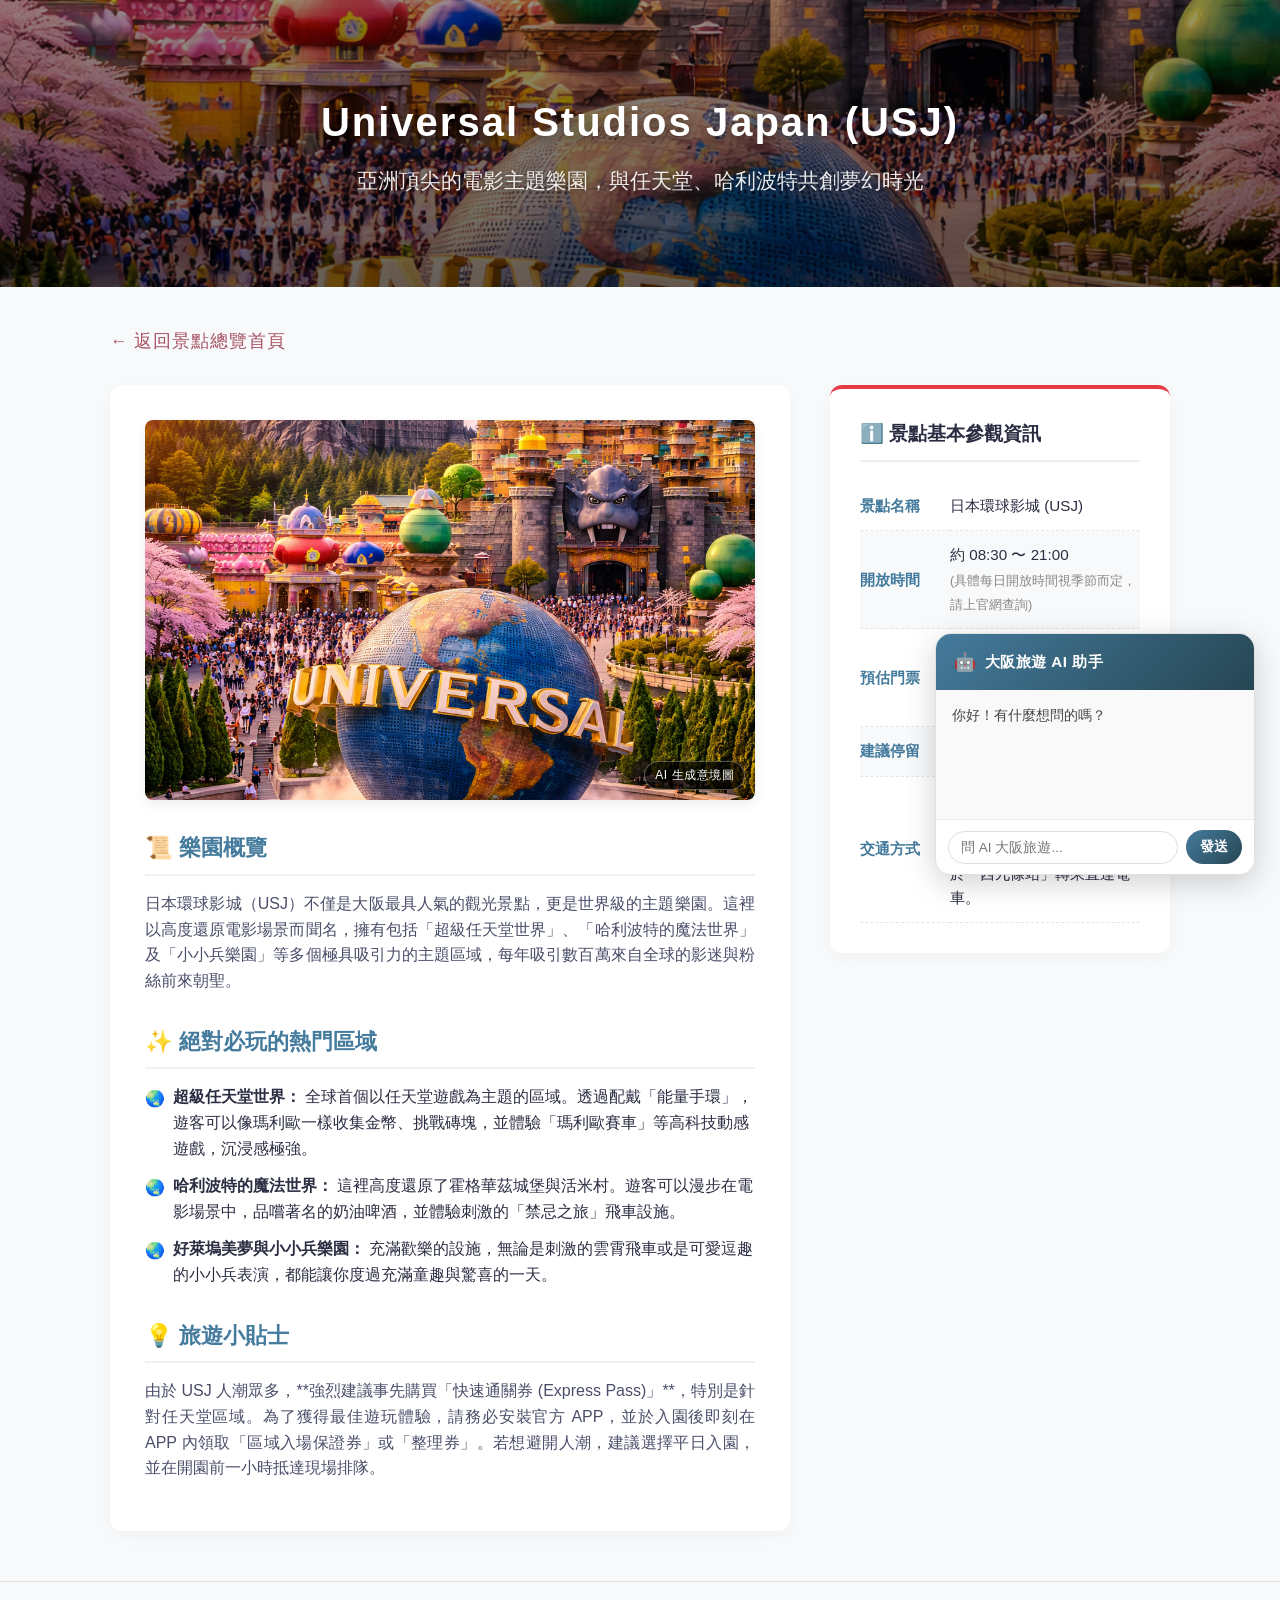
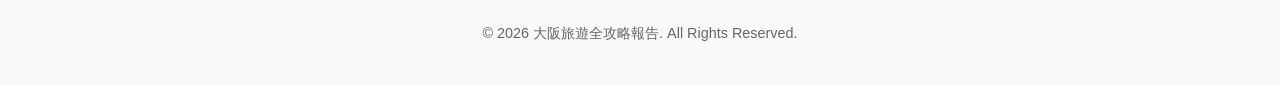
<file: usj.html>
<!DOCTYPE html>
<html lang="zh-TW">
<head>
    <meta charset="UTF-8">
    <meta name="viewport" content="width=device-width, initial-scale=1.0">
    <title>景點攻略 — 日本環球影城 (USJ)</title>
    <link rel="stylesheet" href="style.css">
    <script src="script.js"></script>
    
    <style>
        /* ─── 🌏 環球影城內頁專屬微調樣式 ─── */
        .detail-banner {
            background: linear-gradient(rgba(0, 0, 0, 0.4), rgba(0, 0, 0, 0.6)), url('環球影城.jpg') no-repeat center center/cover;
            color: white;
            text-align: center;
            padding: 90px 20px;
            animation: bannerPop 1.2s cubic-bezier(0.16, 1, 0.3, 1) forwards;
        }

        .detail-banner h1 {
            font-size: 2.5rem;
            margin-bottom: 10px;
            text-shadow: 0 3px 8px rgba(0,0,0,0.4);
        }

        .detail-layout {
            display: grid;
            grid-template-columns: 2fr 1fr;
            gap: 40px;
            margin-top: 30px;
        }

        @media (max-width: 768px) {
            .detail-layout {
                grid-template-columns: 1fr;
                gap: 30px;
            }
        }

        .main-content {
            background-color: var(--card-bg);
            padding: 35px;
            border-radius: 12px;
            box-shadow: 0 5px 15px rgba(0,0,0,0.03);
        }

        .main-content h3 {
            color: var(--secondary-color);
            font-size: 1.4rem;
            margin: 30px 0 15px 0;
            padding-bottom: 8px;
            border-bottom: 2px solid #edf2f4;
        }

        .main-content p {
            margin-bottom: 15px;
            color: #4a4e69;
            text-align: justify;
        }

        .feature-img-box {
            position: relative;
            width: 100%;
            height: 380px;
            border-radius: 8px;
            overflow: hidden;
            margin-bottom: 25px;
            box-shadow: 0 4px 12px rgba(0,0,0,0.08);
        }

        .feature-img {
            width: 100%;
            height: 100%;
            object-fit: cover;
        }

        .sidebar-info {
            background-color: var(--card-bg);
            padding: 30px;
            border-radius: 12px;
            box-shadow: 0 5px 15px rgba(0,0,0,0.03);
            border-top: 4px solid var(--primary-color);
            height: fit-content;
        }

        .sidebar-info h3 {
            font-size: 1.2rem;
            color: var(--text-color);
            margin-bottom: 20px;
            border-bottom: 2px solid #eee;
            padding-bottom: 10px;
        }

        .sidebar-table {
            width: 100%;
            box-shadow: none;
            border-radius: 0;
            margin: 0;
        }

        .sidebar-table tr {
            border-bottom: 1px dashed #e5e5e5;
        }

        .sidebar-table td {
            padding: 12px 0;
            font-size: 0.95rem;
        }

        .sidebar-table td.label {
            font-weight: bold;
            color: var(--secondary-color);
            width: 90px;
        }

        .back-btn-box {
            margin-bottom: 25px;
            margin-top: 10px;
        }

        .back-home-link {
            display: inline-flex;
            align-items: center;
            text-decoration: none;
            color: #a65364;
            font-size: 1.1rem;
            font-weight: 500;
            letter-spacing: 1px;
            transition: color 0.3s ease, transform 0.3s ease;
        }

        .back-home-link:hover {
            color: #bd6a7b;
            transform: translateX(-4px);
        }

        .spot-highlights {
            list-style: none;
            padding-left: 0;
        }

        .spot-highlights li {
            position: relative;
            padding-left: 28px;
            margin-bottom: 12px;
        }

        .spot-highlights li::before {
            content: "🌏";
            position: absolute;
            left: 0;
            top: 2px;
            font-size: 1rem;
        }
    </style>
</head>
<body>

    <header class="detail-banner">
        <h1>Universal Studios Japan (USJ)</h1>
        <p>亞洲頂尖的電影主題樂園，與任天堂、哈利波特共創夢幻時光</p>
    </header>

    <div class="container">
        
        <div class="back-btn-box">
            <a href="index.html" class="back-home-link">← 返回景點總覽首頁</a>
        </div>

        <div class="detail-layout">
            
            <main class="main-content">
                
                <div class="feature-img-box">
                    <img src="環球影城.jpg" alt="日本環球影城樂園入口" class="feature-img">
                    <span class="ai-tag">AI 生成意境圖</span>
                </div>

                <h3>📜 樂園概覽</h3>
                <p>
                    日本環球影城（USJ）不僅是大阪最具人氣的觀光景點，更是世界級的主題樂園。這裡以高度還原電影場景而聞名，擁有包括「超級任天堂世界」、「哈利波特的魔法世界」及「小小兵樂園」等多個極具吸引力的主題區域，每年吸引數百萬來自全球的影迷與粉絲前來朝聖。
                </p>

                <h3>✨ 絕對必玩的熱門區域</h3>
                <ul class="spot-highlights">
                    <li><strong>超級任天堂世界：</strong> 全球首個以任天堂遊戲為主題的區域。透過配戴「能量手環」，遊客可以像瑪利歐一樣收集金幣、挑戰磚塊，並體驗「瑪利歐賽車」等高科技動感遊戲，沉浸感極強。</li>
                    <li><strong>哈利波特的魔法世界：</strong> 這裡高度還原了霍格華茲城堡與活米村。遊客可以漫步在電影場景中，品嚐著名的奶油啤酒，並體驗刺激的「禁忌之旅」飛車設施。</li>
                    <li><strong>好萊塢美夢與小小兵樂園：</strong> 充滿歡樂的設施，無論是刺激的雲霄飛車或是可愛逗趣的小小兵表演，都能讓你度過充滿童趣與驚喜的一天。</li>
                </ul>

                <h3>💡 旅遊小貼士</h3>
                <p>
                    由於 USJ 人潮眾多，**強烈建議事先購買「快速通關券 (Express Pass)」**，特別是針對任天堂區域。為了獲得最佳遊玩體驗，請務必安裝官方 APP，並於入園後即刻在 APP 內領取「區域入場保證券」或「整理券」。若想避開人潮，建議選擇平日入園，並在開園前一小時抵達現場排隊。
                </p>
            </main>

            <aside class="sidebar-info">
                <h3>ℹ️ 景點基本參觀資訊</h3>
                <table class="sidebar-table">
                    <tbody>
                        <tr>
                            <td class="label">景點名稱</td>
                            <td>日本環球影城 (USJ)</td>
                        </tr>
                        <tr>
                            <td class="label">開放時間</td>
                            <td>約 08:30 〜 21:00 <br><small style="color:#888;">(具體每日開放時間視季節而定，請上官網查詢)</small></td>
                        </tr>
                        <tr>
                            <td class="label">預估門票</td>
                            <td>一日券 約 ¥8,600 〜 ¥10,400 <br><small style="color:#e63946;">※ 建議提早於官網購買電子票券</small></td>
                        </tr>
                        <tr>
                            <td class="label">建議停留</td>
                            <td>全日 (建議預留 10 小時以上)</td>
                        </tr>
                        <tr>
                            <td class="label">交通方式</td>
                            <td>
                                • JR 夢咲線：<strong>「環球影城站」</strong> 下車直達。<br>
                                • 從大阪站出發：搭乘環狀線於「西九條站」轉乘直達電車。
                            </td>
                        </tr>
                    </tbody>
                </table>
            </aside>

        </div>
    </div>

    <footer>
        <p>© 2026 大阪旅遊全攻略報告. All Rights Reserved.</p>
    </footer>

</body>
</html>
</file>
<file: style.css>
/* ==========================================
   1. CSS 變數與基本設定 (Variables & Resets)
   ========================================== */
:root {
    --primary-color: #e63946;
    --secondary-color: #457b9d;
    --bg-color: #f8f9fa;
    --text-color: #2b2d42;
    --card-bg: #ffffff;
    --link-blue: #3498db;     /* 新增：預設連結藍 */
    --rose-dust: #a65364;    /* 新增：玫瑰豆沙紅 */
}

* {
    box-sizing: border-box;
    margin: 0;
    padding: 0;
}

body {
    font-family: 'Segoe UI', Tahoma, Geneva, Verdana, sans-serif, "Microsoft JhengHei";
    background-color: var(--bg-color);
    color: var(--text-color);
    line-height: 1.6;
    overflow-x: hidden;
}

/* ==========================================
   2. 動畫大師設定 (Keyframes)
   ========================================== */
@keyframes fadeInUp {
    from {
        opacity: 0;
        transform: translateY(30px);
    }
    to {
        opacity: 1;
        transform: translateY(0);
    }
}

@keyframes bannerPop {
    from {
        opacity: 0;
        transform: scale(0.95);
    }
    to {
        opacity: 1;
        transform: scale(1);
    }
}

@keyframes titlePulse {
    0% { transform: scale(1); }
    50% { transform: scale(1.03); color: var(--primary-color); }
    100% { transform: scale(1); }
}

/* ==========================================
   3. 頁首與版面區塊 (Header & Container)
   ========================================== */
header {
    background: linear-gradient(rgba(0, 0, 0, 0.4), rgba(0, 0, 0, 0.5)), url('https://images.unsplash.com/photo-1590253183230-73aa5011a094?auto=format&fit=crop&w=1200&q=80') no-repeat center center/cover;
    color: white;
    text-align: center;
    padding: 120px 20px;
    animation: bannerPop 1.2s cubic-bezier(0.16, 1, 0.3, 1) forwards;
}

header h1 {
    font-size: 2.7rem;
    margin-bottom: 12px;
    letter-spacing: 2px;
    text-shadow: 0 4px 10px rgba(0,0,0,0.3);
}

header p {
    font-size: 1.3rem;
    opacity: 0.9;
    text-shadow: 0 2px 5px rgba(0,0,0,0.3);
}

.container {
    max-width: 1100px;
    margin: 40px auto;
    padding: 0 20px;
}

h2 {
    color: var(--secondary-color);
    border-left: 5px solid var(--primary-color);
    padding-left: 10px;
    margin: 50px 0 25px 0;
}

.currency-tip {
    margin-bottom: 20px;
    color: #666;
}

/* ==========================================
   4. 景點卡片網格與等高布局 (Grid & Equal Height Cards)
   ========================================== */
.spots-grid {
    display: grid;
    grid-template-columns: repeat(auto-fit, minmax(300px, 1fr));
    gap: 30px;
}

.card-link {
    text-decoration: none;
    color: inherit;
    display: flex;
    flex-direction: column;
    height: 100%; 
}

.spot-card {
    background-color: var(--card-bg);
    border-radius: 12px;
    overflow: hidden;
    box-shadow: 0 5px 15px rgba(0,0,0,0.04);
    display: flex;
    flex-direction: column;
    height: 100%;
    width: 100%;
    transition: transform 0.4s cubic-bezier(0.16, 1, 0.3, 1), box-shadow 0.4s ease;
    animation: fadeInUp 0.8s ease-out both;
}

.spot-card:nth-child(1) { animation-delay: 0.1s; }
.spot-card:nth-child(2) { animation-delay: 0.2s; }
.spot-card:nth-child(3) { animation-delay: 0.3s; }
.spot-card:nth-child(4) { animation-delay: 0.4s; }
.spot-card:nth-child(5) { animation-delay: 0.5s; }
.spot-card:nth-child(6) { animation-delay: 0.6s; }
.spot-card:nth-child(7) { animation-delay: 0.7s; }
.spot-card:nth-child(8) { animation-delay: 0.8s; }
.spot-card:nth-child(9) { animation-delay: 0.9s; }
.spot-card:nth-child(10) { animation-delay: 1.0s; }

.spot-card:hover {
    transform: translateY(-8px);
    box-shadow: 0 12px 24px rgba(0,0,0,0.12);
}

.img-container {
    position: relative; 
    width: 100%;
    height: 210px;
    overflow: hidden;   
    background-color: #e9ecef;
    flex-shrink: 0; 
}

.spot-img {
    width: 100%;
    height: 100%;
    object-fit: cover;
    transition: transform 0.6s cubic-bezier(0.16, 1, 0.3, 1);
}

.spot-card:hover .spot-img {
    transform: scale(1.08); 
}

.spot-content {
    padding: 22px;
    display: flex;
    flex-direction: column;
    flex: 1; 
}

.spot-title {
    font-size: 1.25rem;
    color: var(--text-color);
    margin-bottom: 12px;
    display: flex;
    align-items: center;
    gap: 10px;
}

.spot-info {
    font-size: 0.95rem;
    margin-bottom: 10px;
    color: #4a4e69;
}

.spot-info strong {
    color: var(--secondary-color);
}

/* 按鈕樣式 */
.more-btn {
    display: inline-block;
    margin-top: auto; 
    padding-top: 15px; 
    font-size: 0.9rem;
    color: var(--primary-color);
    font-weight: bold;
    border-bottom: 1px dashed var(--primary-color);
    transition: color 0.3s ease, border-color 0.3s ease;
    align-self: flex-start;
}

.card-link:hover .more-btn {
    color: var(--secondary-color);
    border-bottom-color: var(--secondary-color);
}

/* 新增：文字連結樣式 (用於「查看完整攻略」) */
.view-guide-link {
    display: inline-block;
    color: var(--link-blue);
    text-decoration: none;
    font-weight: 500;
    transition: all 0.3s ease;
    padding-bottom: 2px;
    border-bottom: 1px dashed var(--link-blue);
}

.view-guide-link:hover {
    color: var(--rose-dust);
    border-bottom-color: var(--rose-dust);
}

/* ==========================================
   5. 行程時間軸 (Timeline)
   ========================================== */
.timeline {
    position: relative;
    padding: 20px 0;
}

.day-card {
    background-color: var(--card-bg);
    padding: 25px;
    border-radius: 12px;
    margin-bottom: 25px;
    box-shadow: 0 4px 10px rgba(0,0,0,0.02);
    border-top: 4px solid var(--secondary-color);
    transition: border-color 0.3s ease, transform 0.3s ease;
}

.day-card:hover {
    border-top-color: var(--primary-color);
    transform: translateX(5px); 
}

.day-title {
    font-size: 1.25rem;
    color: var(--secondary-color);
    margin-bottom: 15px;
    display: flex;
    align-items: center;
    gap: 10px;
    transition: color 0.3s ease;
}

.day-card:hover .day-title {
    animation: titlePulse 0.6s ease-in-out;
    color: var(--primary-color);
}

.schedule-list {
    list-style: none;
    padding-left: 10px;
}

.schedule-list li {
    margin-bottom: 10px;
    position: relative;
    padding-left: 20px;
    transition: transform 0.2s ease;
}

.schedule-list li:hover {
    transform: translateX(3px);
    color: #000;
}

.schedule-list li::before {
    content: "•";
    color: var(--primary-color);
    font-weight: bold;
    position: absolute;
    left: 0;
}

.day-summary {
    background-color: #f1faee;
    padding: 12px 18px;
    border-radius: 6px;
    margin-top: 15px;
    font-size: 0.95rem;
    border-left: 3px solid #a8dadc;
}

/* ==========================================
   6. 預算表格與旅遊小技巧 (Table & Tips)
   ========================================== */
table {
    width: 100%;
    border-collapse: collapse;
    margin: 20px 0;
    background-color: var(--card-bg);
    border-radius: 12px;
    overflow: hidden;
    box-shadow: 0 5px 15px rgba(0,0,0,0.04);
}

th, td {
    padding: 16px;
    text-align: left;
}

th {
    background-color: var(--secondary-color);
    color: white;
    font-weight: bold;
}

tr:nth-child(even) {
    background-color: #f8f9fa;
}

tr {
    border-bottom: 1px solid #eeeeee;
    transition: background-color 0.2s ease;
}

tr:hover td {
    background-color: #edf2f4; 
}

.tips-box {
    background: linear-gradient(135deg, #ffb703, #fb8500);
    color: white;
    padding: 30px;
    border-radius: 12px;
    margin-top: 40px;
    box-shadow: 0 6px 18px rgba(251, 133, 0, 0.2);
}

.tips-box h3 {
    margin-bottom: 15px;
    display: flex;
    align-items: center;
    gap: 10px;
}

.tips-box ul {
    list-style-type: none;
}

.tips-box ul li {
    margin-bottom: 10px;
    padding-left: 25px;
    position: relative;
}

.tips-box ul li::before {
    content: "✔";
    position: absolute;
    left: 0;
}

/* ==========================================
   7. 頁尾與 AI 聲明專屬樣式 (Footer & AI Notice)
   ========================================== */
footer {
    text-align: center;
    padding: 40px 0;
    margin-top: 50px;
    border-top: 1px solid #e0e0e0; /* 使用細線分隔，比大色塊更有質感 */
    color: #666; /* 改用柔和的深灰色文字，不搶眼 */
    font-size: 0.9rem;
}

.ai-notice-global {
    font-size: 0.95rem !important;
    color: #ffb703;
    margin-top: 15px;
    font-style: italic;
    opacity: 0.9;
    text-shadow: 0 1px 3px rgba(0,0,0,0.5);
}

.ai-tag {
    position: absolute;
    bottom: 10px;
    right: 10px;
    background-color: rgba(0, 0, 0, 0.65);
    color: #fff;
    padding: 4px 10px;
    border-radius: 20px;
    font-size: 0.75rem;
    letter-spacing: 0.5px;
    border: 1px solid rgba(255, 255, 255, 0.3);
    pointer-events: none; 
    z-index: 2;
    transition: background-color 0.3s ease;
}

.spot-card:hover .ai-tag {
    background-color: rgba(230, 57, 70, 0.85);
}

/* ==========================================
   8. 交通與住宿卡片專屬樣式 (Logistics Section)
   ========================================== */
.logistics-grid {
    display: grid;
    grid-template-columns: repeat(auto-fit, minmax(400px, 1fr));
    gap: 30px;
    margin-bottom: 50px;
}

.logistics-card {
    background-color: var(--card-bg);
    padding: 30px;
    border-radius: 12px;
    box-shadow: 0 5px 15px rgba(0,0,0,0.05);
    border-left: 5px solid var(--secondary-color);
}

.logistics-card h3 {
    color: var(--secondary-color);
    margin-bottom: 15px;
    font-size: 1.3rem;
}

.logistics-card p {
    color: #555;
    margin-bottom: 20px;
    font-size: 0.95rem;
}

/* 按鈕群組與按鈕樣式 */
.btn-group {
    display: flex;
    gap: 10px;
}

.logistics-btn {
    display: inline-block;
    padding: 10px 18px;
    background-color: var(--secondary-color);
    color: white;
    text-decoration: none;
    border-radius: 6px;
    font-size: 0.9rem;
    font-weight: bold;
    transition: background 0.3s ease, transform 0.2s ease;
}

.logistics-btn:hover {
    background-color: #2a5d7c;
    transform: translateY(-2px);
}

/* 空心按鈕樣式 */
.logistics-btn.outline {
    background-color: transparent;
    border: 2px solid var(--secondary-color);
    color: var(--secondary-color);
}

.logistics-btn.outline:hover {
    background-color: var(--secondary-color);
    color: white;
}

@media (max-width: 768px) {
    .logistics-grid { grid-template-columns: 1fr; }
}

/* ==========================================
   9. 行程專區入口樣式 (Itinerary CTA)
   ========================================== */
.itinerary-cta {
    background: linear-gradient(135deg, var(--secondary-color), #264653);
    padding: 40px;
    border-radius: 12px;
    color: white;
    text-align: center;
    margin: 50px 0;
    box-shadow: 0 8px 20px rgba(69, 123, 157, 0.3);
}

.itinerary-cta h2 {
    color: white;
    border: none; /* 移除原本的左邊框線 */
    margin-top: 0;
    margin-bottom: 15px;
    text-align: center;
}

.itinerary-cta p {
    margin-bottom: 25px;
    opacity: 0.9;
    font-size: 1.1rem;
}

.cta-btn {
    display: inline-block;
    padding: 12px 30px;
    background-color: white;
    color: var(--secondary-color);
    text-decoration: none;
    border-radius: 50px; /* 圓角按鈕 */
    font-weight: bold;
    font-size: 1rem;
    transition: transform 0.3s ease, box-shadow 0.3s ease;
}

.cta-btn:hover {
    transform: scale(1.05);
    box-shadow: 0 5px 15px rgba(0,0,0,0.2);
}

.hero-banner {
    /* 這裡設定圖片與遮罩：黑色半透明遮罩 + 你的圖片路徑 */
    background-image: linear-gradient(rgba(0, 0, 0, 0.4), rgba(0, 0, 0, 0.4)), 
                      url('home.jpg');
    
    /* 讓圖片填滿區塊並置中 */
    background-size: cover;
    background-position: center;
    background-repeat: no-repeat;
    
    /* 調整區塊高度，讓圖片顯示完整 */
    height: 400px; 
    
    /* 讓內容垂直與水平置中 */
    display: flex;
    flex-direction: column;
    justify-content: center;
    align-items: center;
    
    /* 文字設定 */
    color: white;
    text-align: center;
    padding: 20px;
}

.chat-widget {
    position: fixed;
    bottom: 25px;
    right: 25px;
    width: 320px;
    background: white;
    border-radius: 16px;
    box-shadow: 0 8px 30px rgba(0, 0, 0, 0.18);
    border: 1px solid #e0e0e0;
    overflow: hidden;       /* 讓標題列的圓角生效 */
    z-index: 9999;
    font-family: 'Segoe UI', sans-serif;
}

/* 深色標題列 */
#chat-header {
    background: linear-gradient(135deg, var(--secondary-color), #264653);
    color: white;
    padding: 14px 18px;
    font-size: 0.95rem;
    font-weight: bold;
    letter-spacing: 0.5px;
    display: flex;
    align-items: center;
    gap: 8px;
}

#chat-header::before {
    content: "🤖";
    font-size: 1.1rem;
}

/* 回應訊息區 */
#ai-response {
    height: 130px;
    overflow-y: auto;
    padding: 14px 16px;
    font-size: 0.88rem;
    line-height: 1.6;
    color: #444;
    background: #f9f9f9;
    border-bottom: 1px solid #ececec;
}

/* 輸入列區域 */
.input-area {
    display: flex;
    align-items: center;
    gap: 8px;
    padding: 10px 12px;
    background: white;
}

.input-area input {
    flex: 1;
    padding: 8px 12px;
    border: 1.5px solid #ddd;
    border-radius: 20px;
    font-size: 0.85rem;
    outline: none;
    transition: border-color 0.2s ease;
}

.input-area input:focus {
    border-color: var(--secondary-color);
}

.input-area button {
    background: linear-gradient(135deg, var(--secondary-color), #264653);
    color: white;
    border: none;
    padding: 8px 14px;
    border-radius: 20px;
    font-size: 0.85rem;
    font-weight: bold;
    cursor: pointer;
    transition: opacity 0.2s ease, transform 0.2s ease;
    white-space: nowrap;
}

.input-area button:hover {
    opacity: 0.88;
    transform: scale(1.04);
}
</file>
